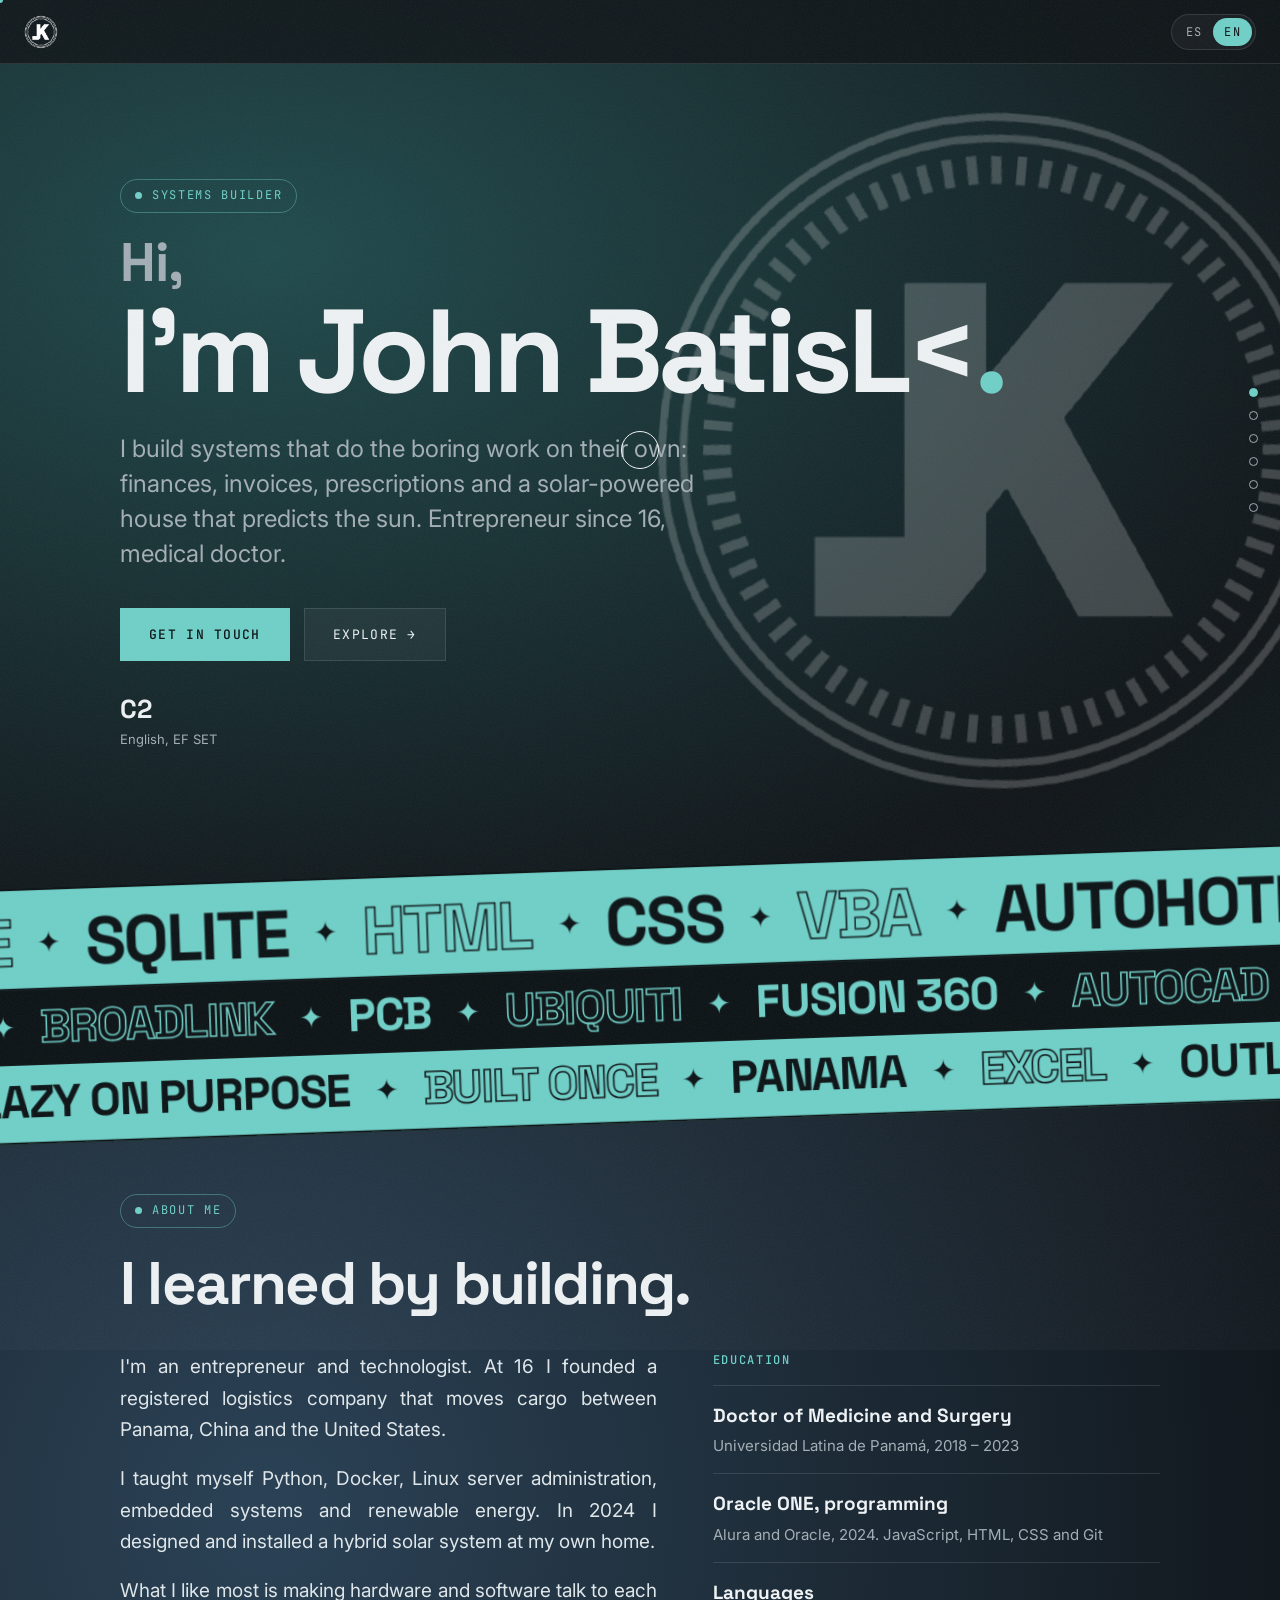
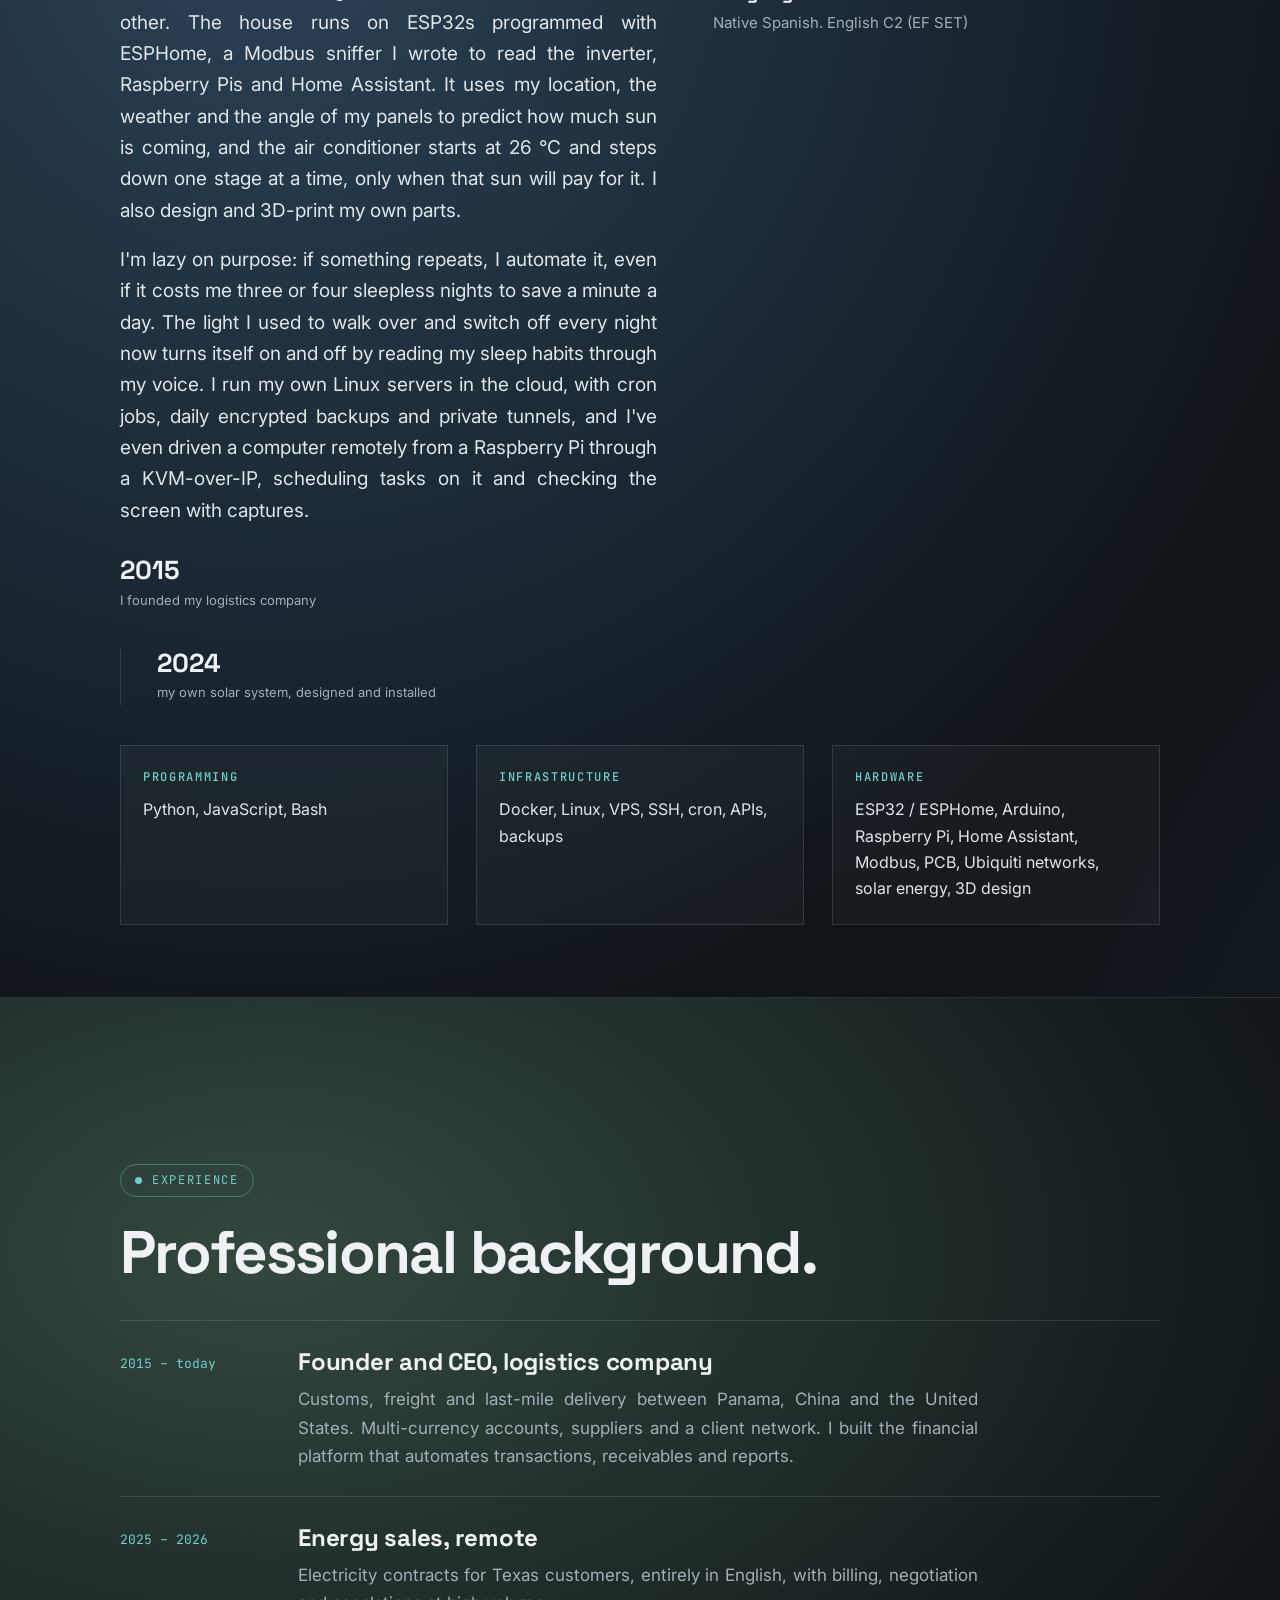
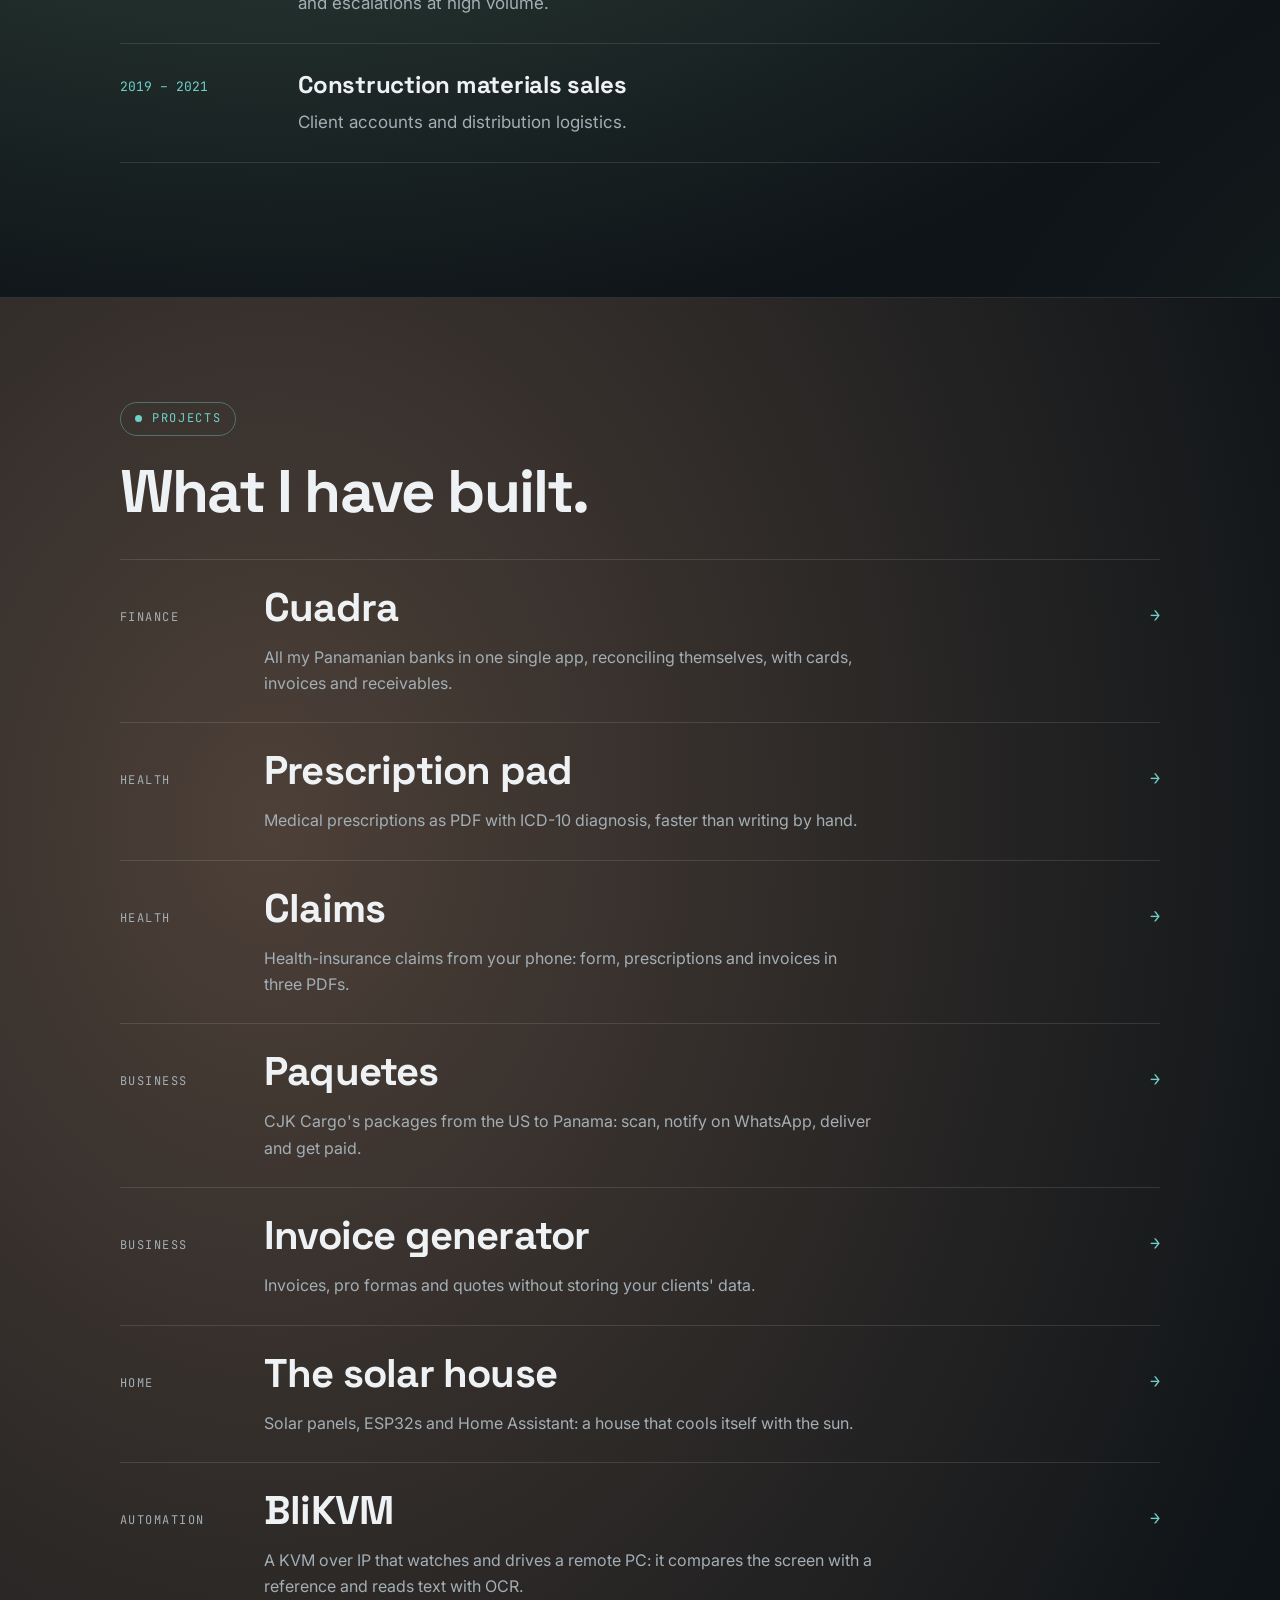
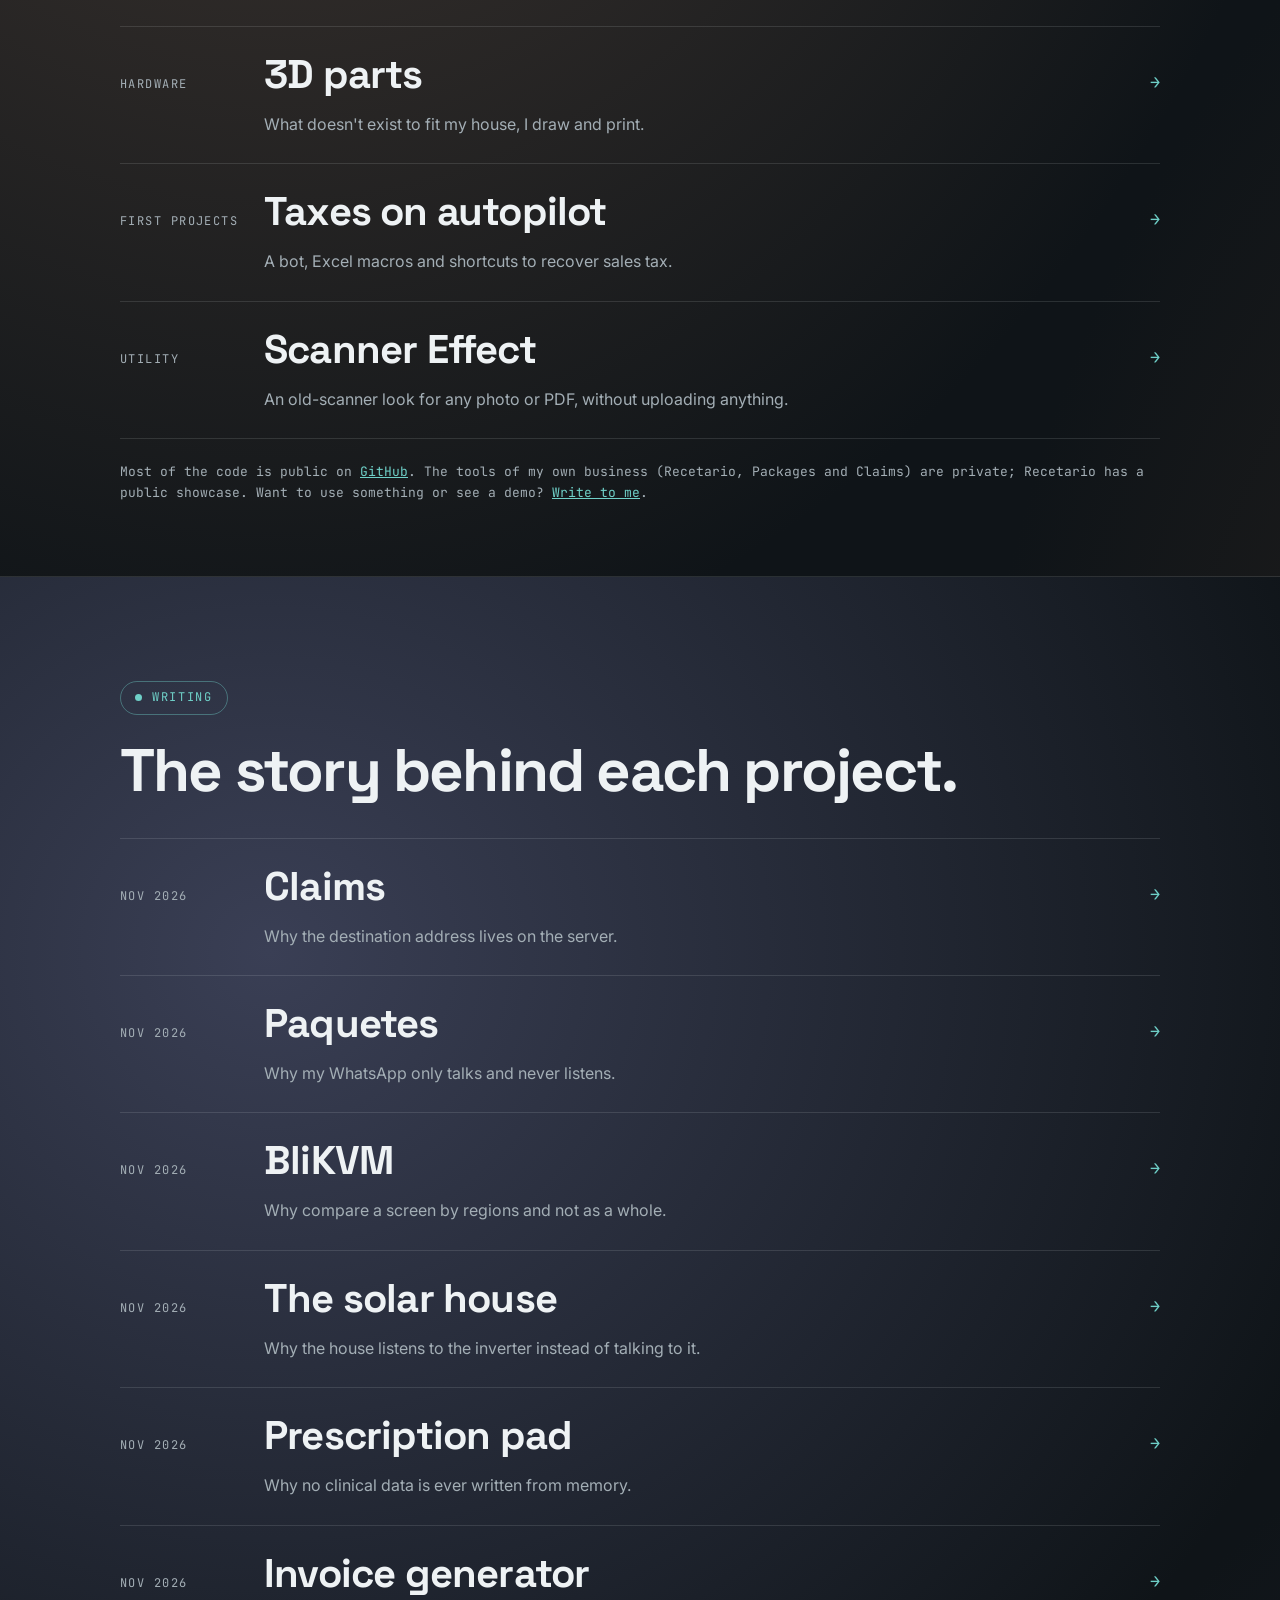
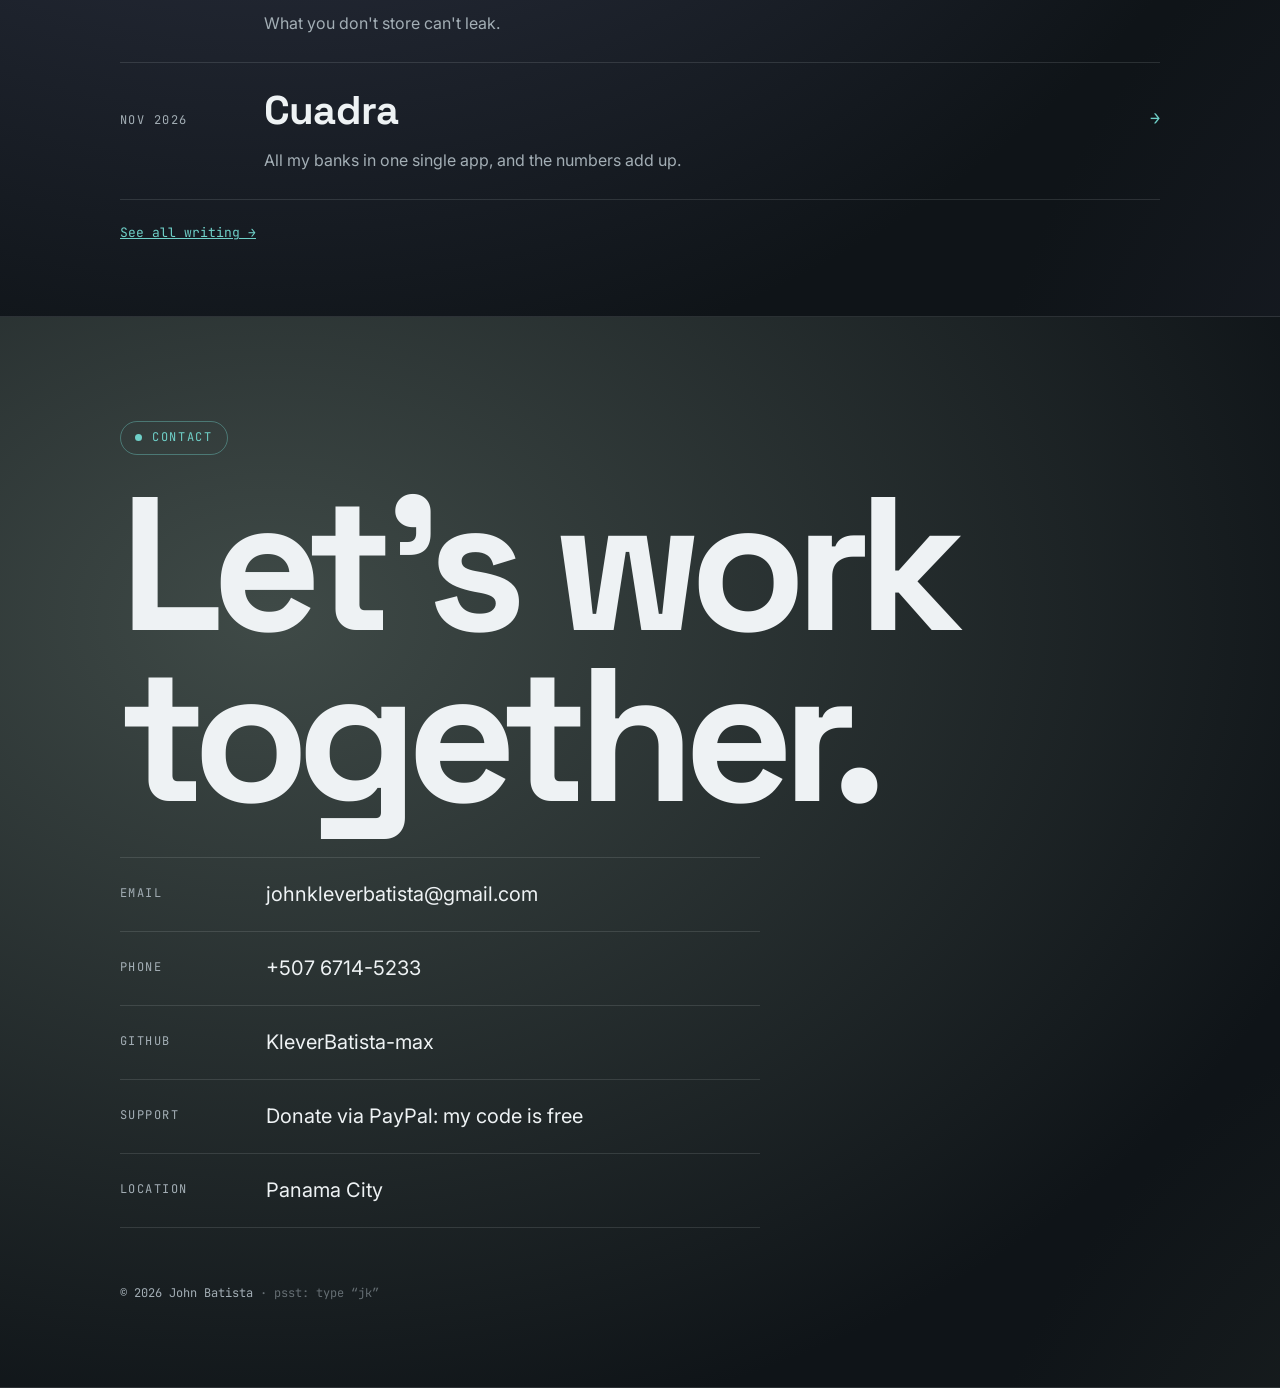
<file: index.html>
<!doctype html>
<html lang="es" data-en-title="John Batista · Systems builder">
<head>
<meta charset="utf-8">
<meta name="viewport" content="width=device-width, initial-scale=1">
<title>John Batista</title>
<meta name="description" content="Constructor de sistemas con título de Doctor en Medicina. Apps de finanzas, facturas y recetas, en Panamá. · Systems builder and medical doctor in Panama.">
<meta name="theme-color" content="#0f1418">
<link rel="icon" href="favicon.ico" sizes="any">
<link rel="icon" type="image/png" sizes="32x32" href="assets/favicon-32.png">
<link rel="icon" type="image/png" sizes="192x192" href="assets/icon-192.png">
<link rel="apple-touch-icon" href="assets/apple-touch-icon.png">
<link rel="manifest" href="site.webmanifest">
<link rel="preconnect" href="https://fonts.googleapis.com"><link rel="preconnect" href="https://fonts.gstatic.com" crossorigin>
<link rel="stylesheet" href="https://fonts.googleapis.com/css2?family=Inter:wght@400;500;600&family=Space+Grotesk:wght@500;700&family=JetBrains+Mono:wght@400;500&display=swap">
<link rel="stylesheet" href="assets/home.css?v=60">
<link rel="stylesheet" href="assets/fx.css?v=60">
<script>try{var l=localStorage.getItem('lang')||((navigator.language||'es').slice(0,2)==='es'?'es':'en');document.documentElement.lang=l;document.documentElement.classList.add('l-'+l)}catch(e){}</script>
</head>
<body>
<header class="top">
  <a class="brand" href="#inicio" aria-label="JK, inicio"><img src="assets/logo.png" alt="" width="34" height="34"></a>
  <button class="lang" type="button" aria-label="Cambiar idioma / Change language"><span data-l="es">ES</span><span data-l="en">EN</span></button>
</header>
<div class="dots" aria-hidden="true">
  <a href="#inicio" class="on"></a><a href="#sobre"></a><a href="#experiencia"></a><a href="#proyectos"></a><a href="#escritos"></a><a href="#contacto"></a>
</div>

<main>
<section class="panel" id="inicio">
  <div class="seal-art" aria-hidden="true"><img class="seal-ring" src="assets/seal-ring.png" alt=""><img class="seal-jk" src="assets/seal-jk.png" alt=""></div>
  <div class="inner">
    <span class="label" data-en="Systems builder">Constructor de sistemas</span>
    <h1><span data-en="Hi,">Hola,</span><b class="scramble" data-en="I'm John Batista">soy John Batista</b></h1>
    <p class="tag" data-en="I build systems that do the boring work on their own: finances, invoices, prescriptions and a solar-powered house that predicts the sun. Entrepreneur since 16, medical doctor.">Hago sistemas que hacen solos el trabajo aburrido: finanzas, facturas, recetas y una casa solar que predice el sol. Empresario desde los 16 años, doctor en medicina.</p>
    <div class="btns"><a class="btn main mag" href="#contacto" data-en="Get in touch">Contactar</a><a class="btn mag" href="#proyectos" data-en="Explore →">Explorar →</a></div>
    <div class="fact hero-fact"><b>C2</b><span data-en="English, EF SET">inglés, EF SET</span></div>
  </div>
  <p class="hint" aria-hidden="true" data-en="click anywhere ✦">haz clic donde sea ✦</p>
</section>

<div class="marquee" aria-hidden="true">
  <div class="row r1"><div class="track"><span>PYTHON</span><i>✦</i><span>JAVASCRIPT</span><i>✦</i><span>BASH</span><i>✦</i><span>DOCKER</span><i>✦</i><span>LINUX</span><i>✦</i><span>CRON</span><i>✦</i><span>SSH</span><i>✦</i><span>VPS</span><i>✦</i><span>APIS</span><i>✦</i><span>SELENIUM</span><i>✦</i><span>GIT</span><i>✦</i><span>TAILSCALE</span><i>✦</i><span>SQLITE</span><i>✦</i><span>HTML</span><i>✦</i><span>CSS</span><i>✦</i><span>VBA</span><i>✦</i><span>AUTOHOTKEY</span><i>✦</i><span data-en="ENCRYPTED BACKUPS">RESPALDOS CIFRADOS</span><i>✦</i><span data-en="SERVERS">SERVIDORES</span><i>✦</i><span data-en="AUTOMATE EVERYTHING">AUTOMATIZAR TODO</span><i>✦</i></div></div>
  <div class="row r2"><div class="track"><span>ESP32</span><i>✦</i><span>ESPHOME</span><i>✦</i><span>ARDUINO</span><i>✦</i><span>RASPBERRY PI</span><i>✦</i><span>HOME ASSISTANT</span><i>✦</i><span>MODBUS</span><i>✦</i><span>RS485</span><i>✦</i><span>ZIGBEE</span><i>✦</i><span>MQTT</span><i>✦</i><span>BROADLINK</span><i>✦</i><span>PCB</span><i>✦</i><span>UBIQUITI</span><i>✦</i><span>FUSION 360</span><i>✦</i><span>AUTOCAD</span><i>✦</i><span data-en="3D PRINTING">IMPRESIÓN 3D</span><i>✦</i><span data-en="SOLAR ENERGY">ENERGÍA SOLAR</span><i>✦</i><span data-en="INVERTERS">INVERSORES</span><i>✦</i><span data-en="BATTERIES">BATERÍAS</span><i>✦</i><span data-en="SENSORS">SENSORES</span><i>✦</i><span data-en="RELAYS">RELÉS</span><i>✦</i></div></div>
  <div class="row r3"><div class="track"><span data-en="MEDICINE">MEDICINA</span><i>✦</i><span data-en="LOGISTICS">LOGÍSTICA</span><i>✦</i><span data-en="CUSTOMS">ADUANA</span><i>✦</i><span data-en="FREIGHT">CARGA</span><i>✦</i><span data-en="INVOICES">FACTURAS</span><i>✦</i><span data-en="FINANCE">FINANZAS</span><i>✦</i><span data-en="PRESCRIPTIONS">RECETAS</span><i>✦</i><span>CIE-10</span><i>✦</i><span data-en="BANKS">BANCOS</span><i>✦</i><span data-en="RECEIVABLES">CUENTAS POR COBRAR</span><i>✦</i><span data-en="ENGLISH C2">INGLÉS C2</span><i>✦</i><span data-en="ENTREPRENEURSHIP">EMPRENDER</span><i>✦</i><span data-en="LAZY ON PURPOSE">VAGO A PROPÓSITO</span><i>✦</i><span data-en="BUILT ONCE">LO HAGO UNA VEZ</span><i>✦</i><span data-en="PANAMA">PANAMÁ</span><i>✦</i><span>EXCEL</span><i>✦</i><span>OUTLOOK</span><i>✦</i><span>AMAZON</span><i>✦</i><span>EBAY</span><i>✦</i><span>YAPPY</span><i>✦</i></div></div>
</div>

<section class="panel" id="sobre">
  <div class="inner">
    <span class="label" data-en="About me">Sobre mí</span>
    <h2 data-en="I learned by building.">Aprendí construyendo.</h2>
    <div class="cols">
      <div>
        <p data-en="I'm an entrepreneur and technologist. At 16 I founded a registered logistics company that moves cargo between Panama, China and the United States.">Soy emprendedor y tecnólogo. A los 16 años fundé una empresa de logística registrada que mueve carga entre Panamá, China y Estados Unidos.</p>
        <p data-en="I taught myself Python, Docker, Linux server administration, embedded systems and renewable energy. In 2024 I designed and installed a hybrid solar system at my own home.">Aprendí solo Python, Docker, administración de servidores Linux, sistemas embebidos y energía renovable. En 2024 diseñé e instalé yo mismo un sistema solar híbrido en mi casa.</p>
        <p data-en="What I like most is making hardware and software talk to each other. The house runs on ESP32s programmed with ESPHome, a Modbus sniffer I wrote to read the inverter, Raspberry Pis and Home Assistant. It uses my location, the weather and the angle of my panels to predict how much sun is coming, and the air conditioner starts at 26 °C and steps down one stage at a time, only when that sun will pay for it. I also design and 3D-print my own parts.">Lo que más me gusta es que el hardware y el software se hablen. La casa funciona con ESP32 programados con ESPHome, un sniffer Modbus que escribí para leer el inversor, Raspberry Pi y Home Assistant. Usa mi ubicación, el clima y el ángulo de mis paneles para predecir cuánto sol va a haber, y el aire acondicionado arranca en 26 °C y baja escalonado, una etapa a la vez, solo cuando ese sol lo va a pagar. También diseño e imprimo mis propias piezas en 3D.</p>
        <p data-en="I'm lazy on purpose: if something repeats, I automate it, even if it costs me three or four sleepless nights to save a minute a day. The light I used to walk over and switch off every night now turns itself on and off by reading my sleep habits through my voice. I run my own Linux servers in the cloud, with cron jobs, daily encrypted backups and private tunnels, and I've even driven a computer remotely from a Raspberry Pi through a KVM-over-IP, scheduling tasks on it and checking the screen with captures.">Soy vago a propósito: si algo se repite, lo automatizo, aunque me cueste tres o cuatro noches sin dormir para ahorrar un minuto al día. El foco que antes caminaba a apagar cada noche ahora se prende y se apaga solo, leyendo mis hábitos de sueño con la voz. Administro mis propios servidores Linux en la nube, con cron, respaldos cifrados diarios y túneles privados, y hasta he manejado una computadora a distancia desde una Raspberry Pi con un KVM por IP, programando tareas y verificando la pantalla con capturas.</p>
        <div class="stats">
          <div class="fact"><b>2015</b><span data-en="I founded my logistics company">fundé mi empresa de logística</span></div>
          <div class="fact"><b>2024</b><span data-en="my own solar system, designed and installed">mi propio sistema solar, diseñado e instalado</span></div>
        </div>
      </div>
      <div class="side">
        <h3 data-en="Education">Formación</h3>
        <div><b data-en="Doctor of Medicine and Surgery">Doctor en Medicina y Cirugía</b><span data-en="Universidad Latina de Panamá, 2018 – 2023">Universidad Latina de Panamá, 2018 – 2023</span></div>
        <div><b data-en="Oracle ONE, programming">Oracle ONE, programación</b><span data-en="Alura and Oracle, 2024. JavaScript, HTML, CSS and Git">Alura y Oracle, 2024. JavaScript, HTML, CSS y Git</span></div>
        <div><b data-en="Languages">Idiomas</b><span data-en="Native Spanish. English C2 (EF SET)">Español nativo. Inglés C2 (EF SET)</span></div>
      </div>
    </div>
    <div class="skills">
      <div class="tilt"><h3 data-en="Programming">Programación</h3><p>Python, JavaScript, Bash</p></div>
      <div class="tilt"><h3 data-en="Infrastructure">Infraestructura</h3><p>Docker, Linux, VPS, SSH, cron, APIs, backups</p></div>
      <div class="tilt"><h3>Hardware</h3><p data-en="ESP32 / ESPHome, Arduino, Raspberry Pi, Home Assistant, Modbus, PCB, Ubiquiti networks, solar energy, 3D design">ESP32 / ESPHome, Arduino, Raspberry Pi, Home Assistant, Modbus, PCB, redes Ubiquiti, energía solar, diseño 3D</p></div>
    </div>
  </div>
</section>

<section class="panel" id="experiencia">
  <div class="inner">
    <span class="label" data-en="Experience">Experiencia</span>
    <h2 data-en="Professional background.">Trayectoria profesional.</h2>
    <div class="tl">
      <div class="e"><div class="w" data-en="2015 – today">2015 – hoy</div><div><b data-en="Founder and CEO, logistics company">Fundador y CEO, empresa de logística</b><p data-en="Customs, freight and last-mile delivery between Panama, China and the United States. Multi-currency accounts, suppliers and a client network. I built the financial platform that automates transactions, receivables and reports.">Aduana, flete y entrega final entre Panamá, China y Estados Unidos. Cuentas en varias monedas, proveedores y una red de clientes. Desarrollé la plataforma financiera que automatiza transacciones, cuentas por cobrar y reportes.</p></div></div>
      <div class="e"><div class="w">2025 – 2026</div><div><b data-en="Energy sales, remote">Ventas de energía, remoto</b><p data-en="Electricity contracts for Texas customers, entirely in English, with billing, negotiation and escalations at high volume.">Contratos de electricidad para clientes de Texas, todo en inglés, con facturación, negociación y escalamientos en alto volumen.</p></div></div>
      <div class="e"><div class="w">2019 – 2021</div><div><b data-en="Construction materials sales">Ventas de materiales de construcción</b><p data-en="Client accounts and distribution logistics.">Cuentas de clientes y logística de distribución.</p></div></div>
    </div>
  </div>
</section>

<section class="panel" id="proyectos">
  <div class="inner">
    <span class="label" data-en="Projects">Proyectos</span>
    <h2 data-en="What I have built.">Lo que he construido.</h2>
    <div class="big">
      <a class="item" href="blog/cuadra.html"><span class="k" data-en="FINANCE">FINANZAS</span><span class="t glitch" data-text="Cuadra">Cuadra</span><span class="go">→</span><span class="d" data-en="All my Panamanian banks in one single app, reconciling themselves, with cards, invoices and receivables.">Todos mis bancos de Panamá en una sola app, cuadrando solos, con tarjetas, facturas y cuentas por cobrar.</span></a>
      <a class="item" href="blog/recetario.html"><span class="k" data-en="HEALTH">SALUD</span><span class="t glitch" data-text="Recetario" data-en="Prescription pad">Recetario</span><span class="go">→</span><span class="d" data-en="Medical prescriptions as PDF with ICD-10 diagnosis, faster than writing by hand.">Recetas médicas en PDF con diagnóstico CIE-10, más rápidas que a mano.</span></a>
      <a class="item" href="blog/reclamos.html"><span class="k" data-en="HEALTH">SALUD</span><span class="t glitch" data-text="Reclamos" data-en="Claims">Reclamos</span><span class="go">→</span><span class="d" data-en="Health-insurance claims from your phone: form, prescriptions and invoices in three PDFs.">Reclamos de seguro médico desde el teléfono: formulario, recetas y facturas en tres PDF.</span></a>
      <a class="item" href="blog/paquetes.html"><span class="k" data-en="BUSINESS">NEGOCIO</span><span class="t glitch" data-text="Paquetes">Paquetes</span><span class="go">→</span><span class="d" data-en="CJK Cargo's packages from the US to Panama: scan, notify on WhatsApp, deliver and get paid.">Paquetes de CJK Cargo, de Estados Unidos a Panamá: escanear, avisar por WhatsApp, entregar y cobrar.</span></a>
      <a class="item" href="blog/facturas.html"><span class="k" data-en="BUSINESS">NEGOCIO</span><span class="t glitch" data-text="Generador de facturas" data-en="Invoice generator">Generador de facturas</span><span class="go">→</span><span class="d" data-en="Invoices, pro formas and quotes without storing your clients' data.">Facturas, proformas y cotizaciones sin guardar los datos de tus clientes.</span></a>
      <a class="item" href="blog/casa-solar.html"><span class="k" data-en="HOME">CASA</span><span class="t glitch" data-text="La casa solar" data-en="The solar house">La casa solar</span><span class="go">→</span><span class="d" data-en="Solar panels, ESP32s and Home Assistant: a house that cools itself with the sun.">Paneles solares, ESP32 y Home Assistant: una casa que se enfría con el sol.</span></a>
      <a class="item" href="blog/blikvm.html"><span class="k" data-en="AUTOMATION">AUTOMATIZACIÓN</span><span class="t glitch" data-text="BliKVM">BliKVM</span><span class="go">→</span><span class="d" data-en="A KVM over IP that watches and drives a remote PC: it compares the screen with a reference and reads text with OCR.">Un KVM por IP que vigila y maneja un PC remoto: compara la pantalla con una referencia y lee texto con OCR.</span></a>
      <a class="item" href="blog/piezas-3d.html"><span class="k" data-en="HARDWARE">HARDWARE</span><span class="t glitch" data-text="Piezas 3D" data-en="3D parts">Piezas 3D</span><span class="go">→</span><span class="d" data-en="What doesn't exist to fit my house, I draw and print.">Lo que no existe a la medida de mi casa, lo dibujo y lo imprimo.</span></a>
      <a class="item" href="blog/tax-refund.html"><span class="k" data-en="FIRST PROJECTS">PRIMEROS PROYECTOS</span><span class="t glitch" data-text="Impuestos en automático" data-en="Taxes on autopilot">Impuestos en automático</span><span class="go">→</span><span class="d" data-en="A bot, Excel macros and shortcuts to recover sales tax.">Un bot, macros de Excel y atajos para recuperar impuestos de ventas.</span></a>
      <a class="item" href="blog/scanner.html"><span class="k" data-en="UTILITY">UTILIDAD</span><span class="t glitch" data-text="Scanner Effect">Scanner Effect</span><span class="go">→</span><span class="d" data-en="An old-scanner look for any photo or PDF, without uploading anything.">Efecto de escáner viejo para cualquier foto o PDF, sin subir nada.</span></a>
    </div>
    <p class="code" data-en='Most of the code is public on <a href="https://github.com/KleverBatista-max" rel="noopener">GitHub</a>. The tools of my own business (Recetario, Packages and Claims) are private; Recetario has a public showcase. Want to use something or see a demo? <a href="#contacto">Write to me</a>.'>La mayor parte del código es pública en <a href="https://github.com/KleverBatista-max" rel="noopener">GitHub</a>. Las herramientas de mi propio negocio (Recetario, Paquetes y Reclamos) son privadas; del Recetario hay una vitrina pública. ¿Quieres usar algo o ver una demostración? <a href="#contacto">Escríbeme</a>.</p>
  </div>
</section>

<section class="panel" id="escritos">
  <div class="inner">
    <span class="label" data-en="Writing">Escritos</span>
    <h2 data-en="The story behind each project.">La historia detrás de cada proyecto.</h2>
    <div class="big">
      <a class="item" href="blog/reclamos.html"><span class="k">NOV 2026</span><span class="t glitch" data-text="Reclamos" data-en="Claims">Reclamos</span><span class="go">→</span><span class="d" data-en="Why the destination address lives on the server.">Por qué la dirección de destino vive en el servidor.</span></a>
      <a class="item" href="blog/paquetes.html"><span class="k">NOV 2026</span><span class="t glitch" data-text="Paquetes">Paquetes</span><span class="go">→</span><span class="d" data-en="Why my WhatsApp only talks and never listens.">Por qué mi WhatsApp solo habla y nunca escucha.</span></a>
      <a class="item" href="blog/blikvm.html"><span class="k">NOV 2026</span><span class="t glitch" data-text="BliKVM">BliKVM</span><span class="go">→</span><span class="d" data-en="Why compare a screen by regions and not as a whole.">Por qué comparar una pantalla por regiones y no entera.</span></a>
      <a class="item" href="blog/casa-solar.html"><span class="k">NOV 2026</span><span class="t glitch" data-text="La casa solar" data-en="The solar house">La casa solar</span><span class="go">→</span><span class="d" data-en="Why the house listens to the inverter instead of talking to it.">Por qué la casa escucha al inversor en vez de hablarle.</span></a>
      <a class="item" href="blog/recetario.html"><span class="k">NOV 2026</span><span class="t glitch" data-text="Recetario" data-en="Prescription pad">Recetario</span><span class="go">→</span><span class="d" data-en="Why no clinical data is ever written from memory.">Por qué ningún dato clínico se escribe de memoria.</span></a>
      <a class="item" href="blog/facturas.html"><span class="k">NOV 2026</span><span class="t glitch" data-text="Generador de facturas" data-en="Invoice generator">Generador de facturas</span><span class="go">→</span><span class="d" data-en="What you don't store can't leak.">Lo que no guardas no se puede filtrar.</span></a>
      <a class="item" href="blog/cuadra.html"><span class="k">NOV 2026</span><span class="t glitch" data-text="Cuadra">Cuadra</span><span class="go">→</span><span class="d" data-en="All my banks in one single app, and the numbers add up.">Todos mis bancos en una sola app, y las cuentas cuadran.</span></a>
    </div>
    <p class="code"><a href="blog/" data-en="See all writing →">Ver todos los escritos →</a></p>
  </div>
</section>

<section class="panel" id="contacto">
  <div class="inner">
    <span class="label" data-en="Contact">Contacto</span>
    <h2 class="huge" data-en="Let's work together.">Trabajemos juntos.</h2>
    <dl class="contact">
      <a class="mag-row" href="mailto:johnkleverbatista@gmail.com"><dt data-en="Email">Correo</dt><dd>johnkleverbatista@gmail.com</dd></a>
      <a class="mag-row" href="tel:+50767145233"><dt data-en="Phone">Teléfono</dt><dd>+507 6714-5233</dd></a>
      <a class="mag-row" href="https://github.com/KleverBatista-max"><dt>GitHub</dt><dd>KleverBatista-max</dd></a>
      <a class="mag-row" href="https://www.paypal.com/donate/?business=johnkleverbatista%40hotmail.com&no_recurring=0&currency_code=USD" rel="noopener"><dt data-en="Support">Apoyar</dt><dd data-en="Donate via PayPal: my code is free">Dona por PayPal: mi código es gratis</dd></a>
      <div><dt data-en="Location">Ubicación</dt><dd data-en="Panama City">Ciudad de Panamá</dd></div>
    </dl>
    <p class="foot">© 2026 John Batista <span class="egg" data-en="· psst: type “jk”">· psst: escribe «jk»</span></p>
  </div>
</section>
</main>

<script>
(function () {
  var dots = document.querySelectorAll('.dots a');
  var panels = document.querySelectorAll('.panel');
  if (!('IntersectionObserver' in window)) return;
  var io = new IntersectionObserver(function (es) {
    es.forEach(function (e) {
      if (e.isIntersecting) {
        dots.forEach(function (d) { d.classList.toggle('on', d.getAttribute('href') === '#' + e.target.id); });
      }
    });
  }, { threshold: 0.5 });
  panels.forEach(function (p) { io.observe(p); });
})();
</script>
<script src="assets/fx.js?v=60"></script>
</body>
</html>
</file>
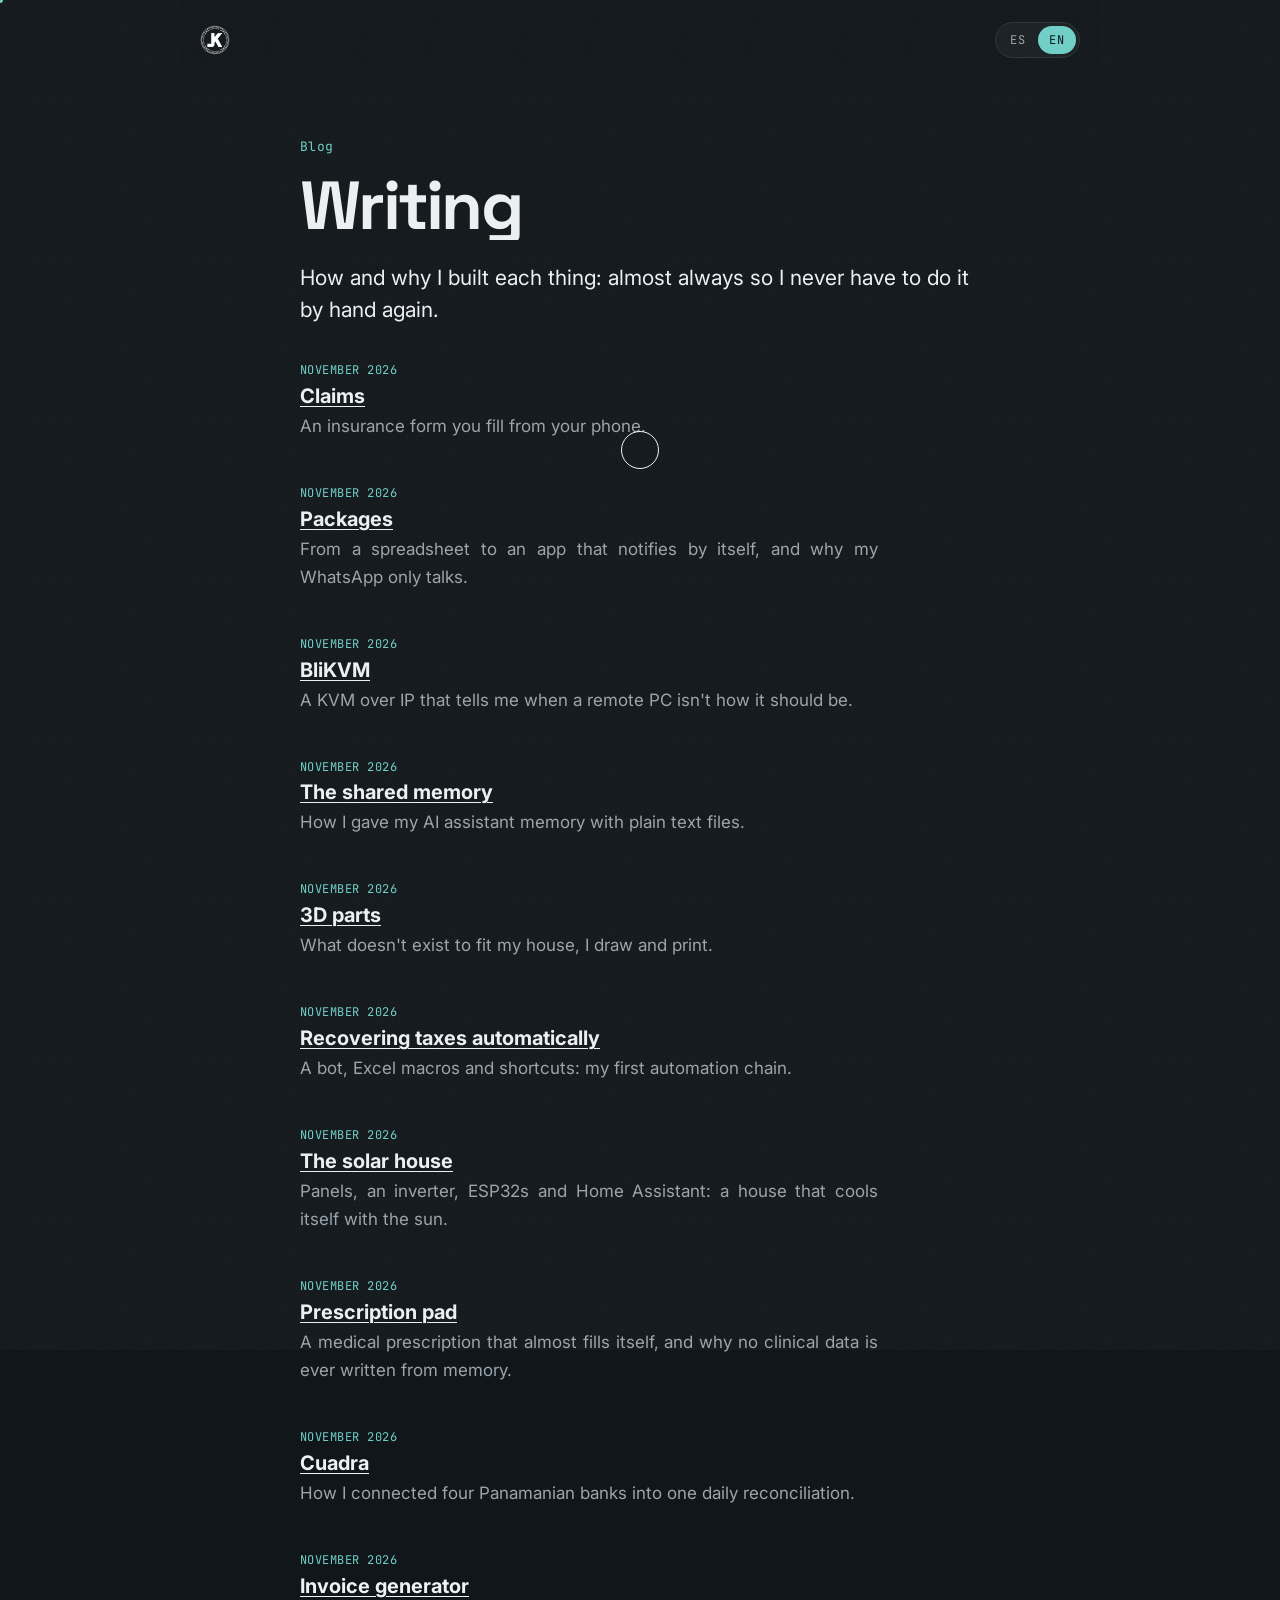
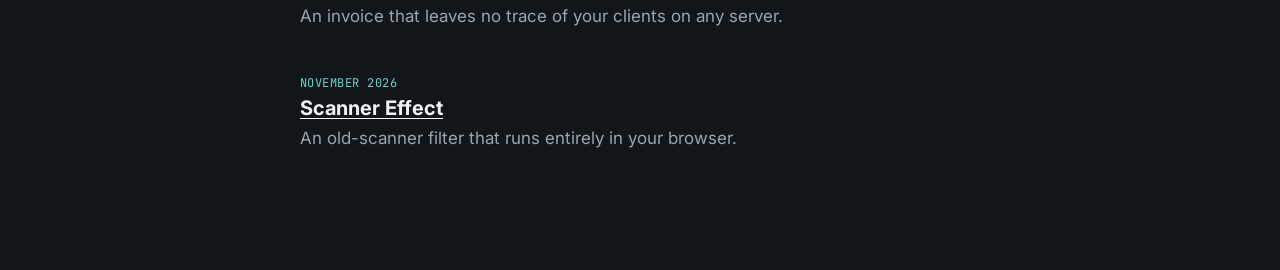
<file: blog/index.html>
<!doctype html>
<html lang="es" data-en-title="Writing · John Batista"><head><meta charset="utf-8"><meta name="viewport" content="width=device-width, initial-scale=1">
<title>Blog · John Batista</title>
<meta name="description" content="Notas sobre los sistemas que construyo.">
<meta name="theme-color" content="#0f1418">
<link rel="icon" href="../favicon.ico" sizes="any">
<link rel="icon" type="image/png" sizes="32x32" href="../assets/favicon-32.png">
<link rel="icon" type="image/png" sizes="192x192" href="../assets/icon-192.png">
<link rel="apple-touch-icon" href="../assets/apple-touch-icon.png">
<link rel="manifest" href="../site.webmanifest">
<link rel="preconnect" href="https://fonts.googleapis.com"><link rel="preconnect" href="https://fonts.gstatic.com" crossorigin>
<link rel="stylesheet" href="https://fonts.googleapis.com/css2?family=Inter:wght@400;500;600&family=Space+Grotesk:wght@500;700&family=JetBrains+Mono:wght@400;500&display=swap">
<link rel="stylesheet" href="../assets/style.css">
<link rel="stylesheet" href="../assets/fx.css">
<script>try{var l=localStorage.getItem('lang')||((navigator.language||'es').slice(0,2)==='es'?'es':'en');document.documentElement.lang=l;document.documentElement.classList.add('l-'+l)}catch(e){}</script>
</head>
<body><div class="page">
<div class="bar"><a class="brand" href="../" aria-label="JK, inicio"><img class="seal" src="../assets/logo.png" alt="" width="30" height="30"></a><button class="lang" type="button" aria-label="Cambiar idioma / Change language"><span data-l="es">ES</span><span data-l="en">EN</span></button></div>
<main class="post" lang="es"><div class="meta">Blog</div><h1>Escritos</h1><p class="lede">Cómo y por qué construí cada cosa: casi siempre, para no tener que hacerla a mano otra vez.</p>
<ul class="list" style="margin-top:36px">
<li><small>NOVIEMBRE 2026</small><a href="reclamos.html">Reclamos</a><span>Un formulario de seguro que se llena desde el teléfono.</span></li>
<li><small>NOVIEMBRE 2026</small><a href="paquetes.html">Paquetes</a><span>De un Excel a una app que avisa sola, y por qué mi WhatsApp solo habla.</span></li>
<li><small>NOVIEMBRE 2026</small><a href="blikvm.html">BliKVM</a><span>Un KVM por IP que me avisa si un PC remoto no está como debe.</span></li>
<li><small>NOVIEMBRE 2026</small><a href="memoria.html">La memoria compartida</a><span>Cómo le di memoria a mi asistente de IA con simples archivos de texto.</span></li>
<li><small>NOVIEMBRE 2026</small><a href="piezas-3d.html">Piezas 3D</a><span>Lo que no existe a la medida de mi casa, lo dibujo y lo imprimo.</span></li>
<li><small>NOVIEMBRE 2026</small><a href="tax-refund.html">Recuperar impuestos en automático</a><span>Un bot, macros de Excel y atajos: mi primera cadena de automatización.</span></li>
<li><small>NOVIEMBRE 2026</small><a href="casa-solar.html">La casa solar</a><span>Paneles, un inversor, ESP32 y Home Assistant: una casa que enfría con el sol.</span></li>
<li><small>NOVIEMBRE 2026</small><a href="recetario.html">Recetario</a><span>Una receta médica que se completa casi sola, y por qué ningún dato clínico se escribe de memoria.</span></li>
<li><small>NOVIEMBRE 2026</small><a href="cuadra.html">Cuadra</a><span>Cómo conecté cuatro bancos de Panamá en un solo cuadre diario.</span></li>
<li><small>NOVIEMBRE 2026</small><a href="facturas.html">Generador de facturas</a><span>Una factura sin rastro de tus clientes en ningún servidor.</span></li>
<li><small>NOVIEMBRE 2026</small><a href="scanner.html">Scanner Effect</a><span>Un filtro de escáner viejo que corre entero en tu navegador.</span></li>
</ul></main>
<main class="post" lang="en"><div class="meta">Blog</div><h1>Writing</h1><p class="lede">How and why I built each thing: almost always so I never have to do it by hand again.</p>
<ul class="list" style="margin-top:36px">
<li><small>NOVEMBER 2026</small><a href="reclamos.html">Claims</a><span>An insurance form you fill from your phone.</span></li>
<li><small>NOVEMBER 2026</small><a href="paquetes.html">Packages</a><span>From a spreadsheet to an app that notifies by itself, and why my WhatsApp only talks.</span></li>
<li><small>NOVEMBER 2026</small><a href="blikvm.html">BliKVM</a><span>A KVM over IP that tells me when a remote PC isn't how it should be.</span></li>
<li><small>NOVEMBER 2026</small><a href="memoria.html">The shared memory</a><span>How I gave my AI assistant memory with plain text files.</span></li>
<li><small>NOVEMBER 2026</small><a href="piezas-3d.html">3D parts</a><span>What doesn't exist to fit my house, I draw and print.</span></li>
<li><small>NOVEMBER 2026</small><a href="tax-refund.html">Recovering taxes automatically</a><span>A bot, Excel macros and shortcuts: my first automation chain.</span></li>
<li><small>NOVEMBER 2026</small><a href="casa-solar.html">The solar house</a><span>Panels, an inverter, ESP32s and Home Assistant: a house that cools itself with the sun.</span></li>
<li><small>NOVEMBER 2026</small><a href="recetario.html">Prescription pad</a><span>A medical prescription that almost fills itself, and why no clinical data is ever written from memory.</span></li>
<li><small>NOVEMBER 2026</small><a href="cuadra.html">Cuadra</a><span>How I connected four Panamanian banks into one daily reconciliation.</span></li>
<li><small>NOVEMBER 2026</small><a href="facturas.html">Invoice generator</a><span>An invoice that leaves no trace of your clients on any server.</span></li>
<li><small>NOVEMBER 2026</small><a href="scanner.html">Scanner Effect</a><span>An old-scanner filter that runs entirely in your browser.</span></li>
</ul></main></div><script src="../assets/fx.js"></script>
</body></html>
</file>
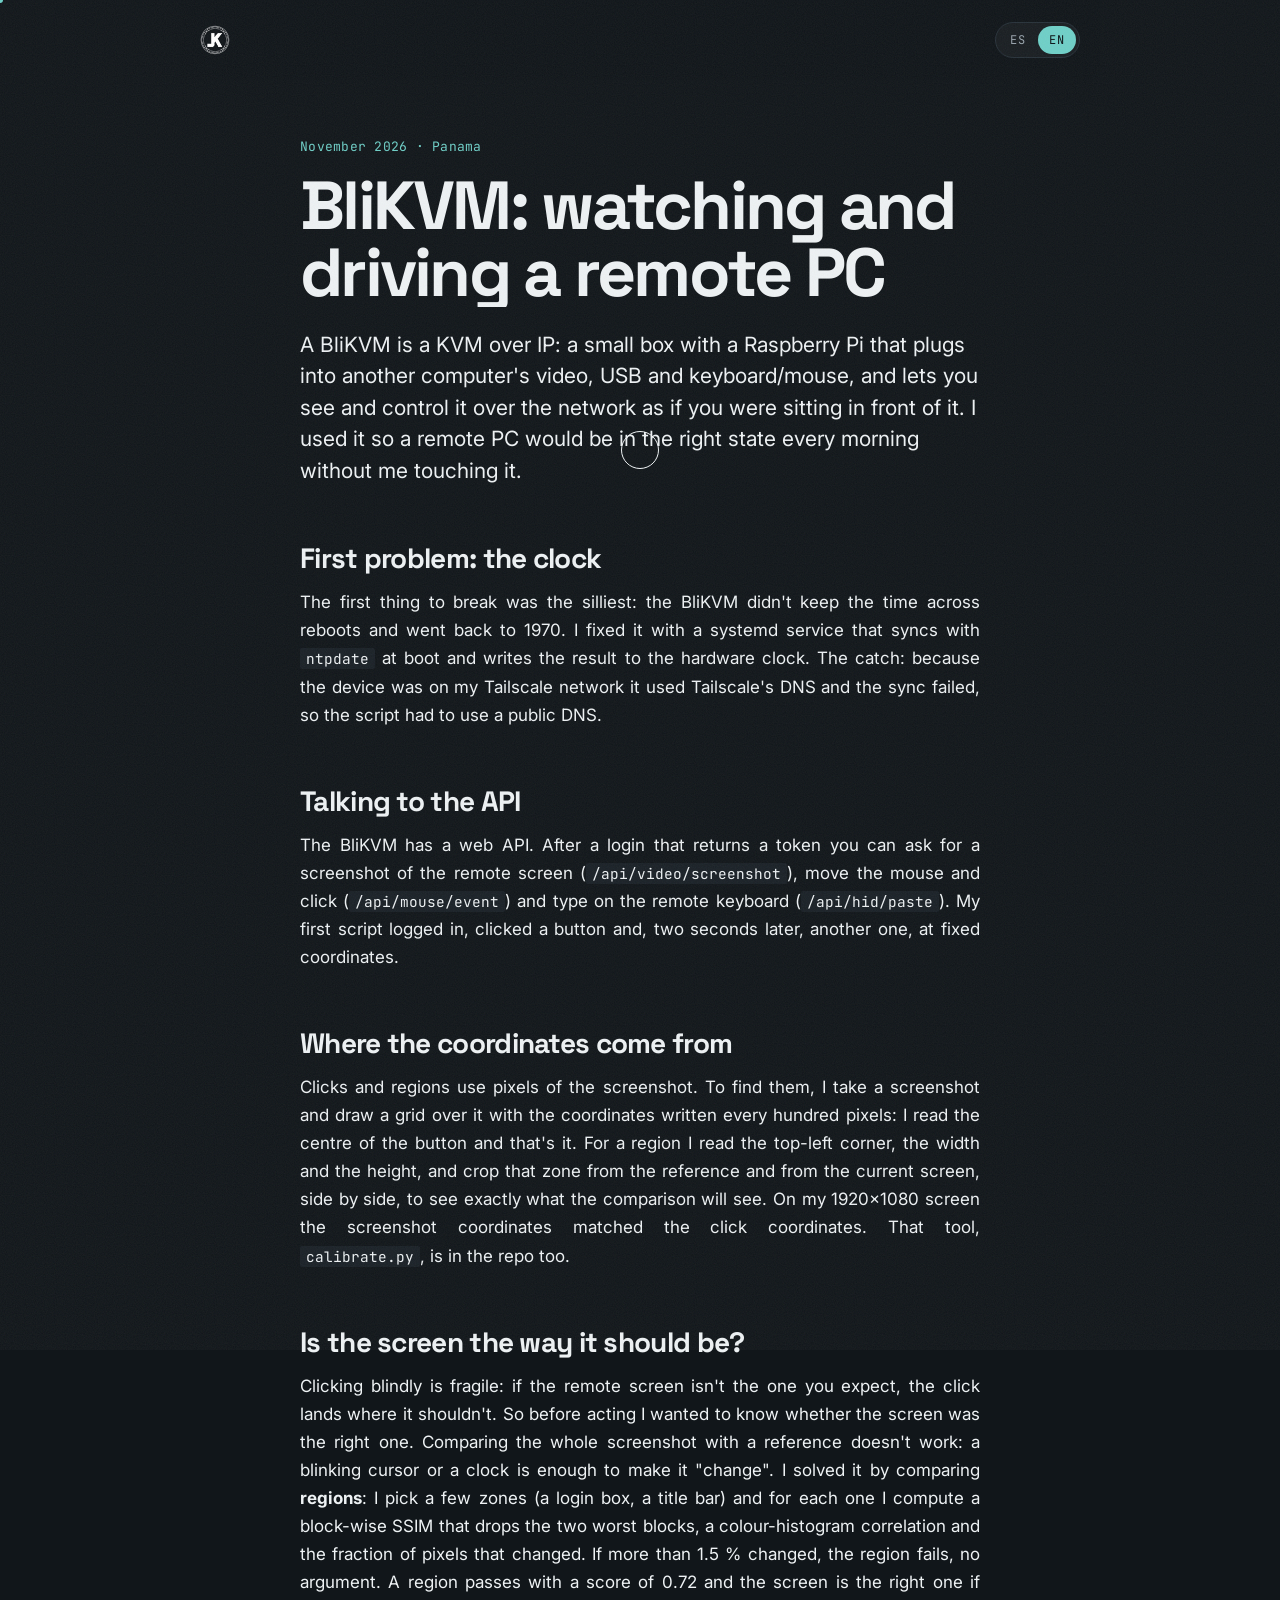
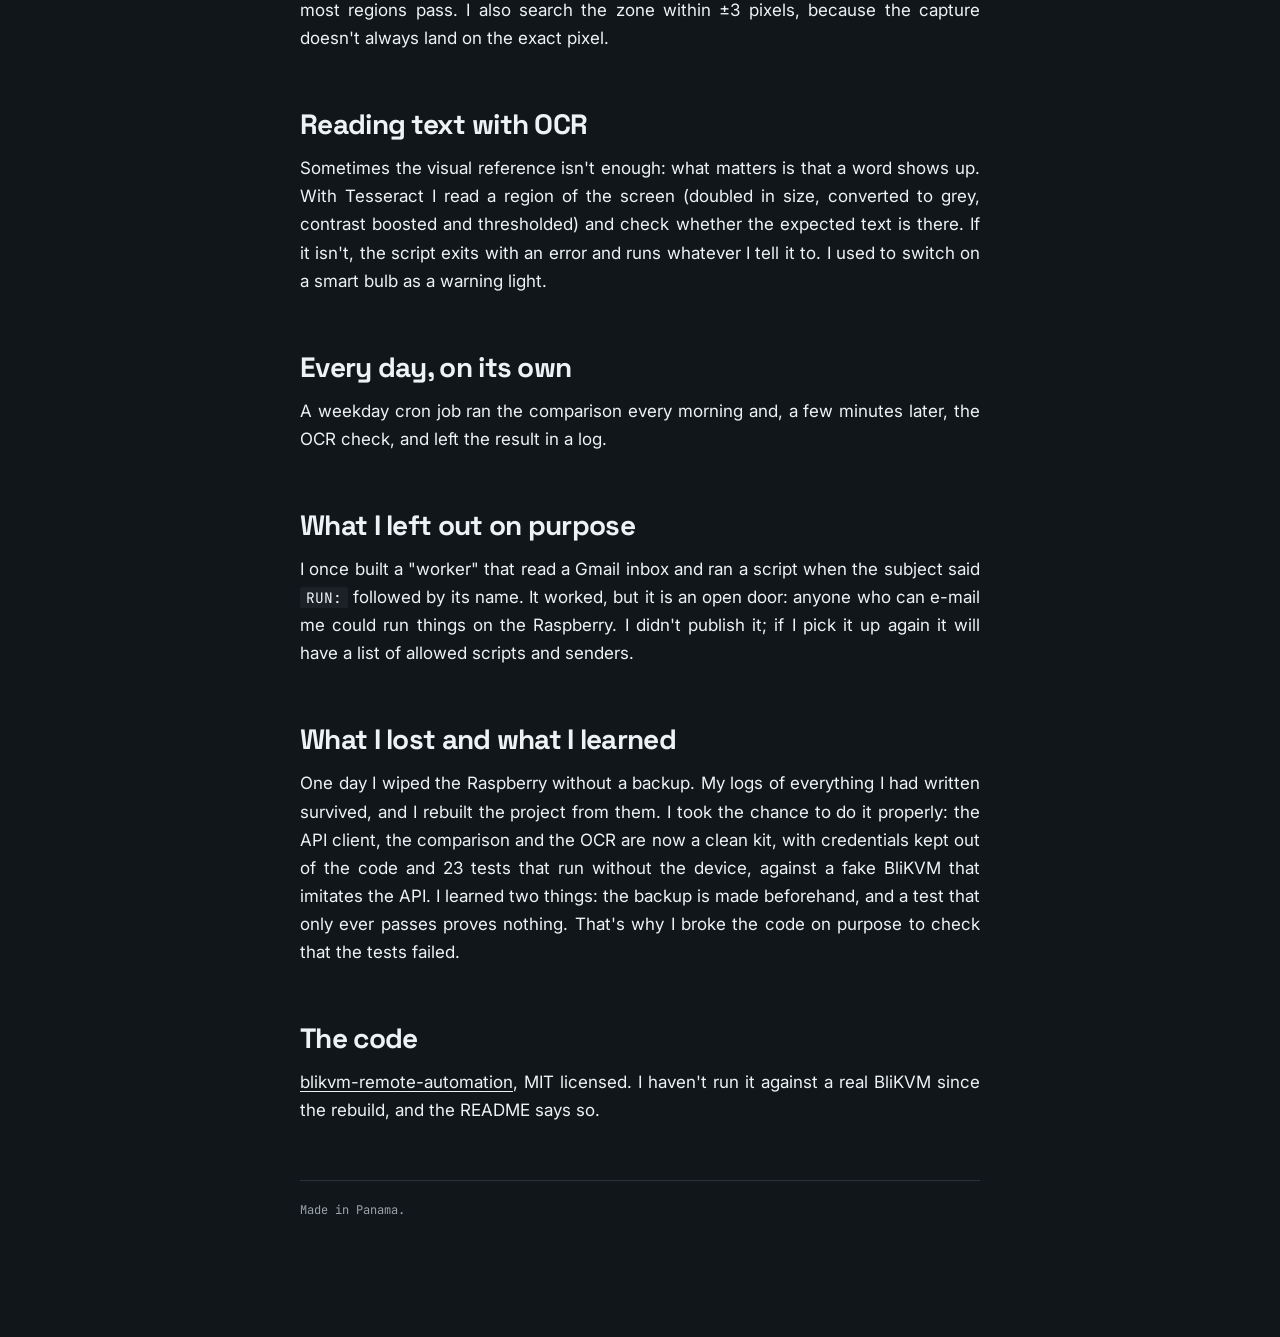
<file: blog/blikvm.html>
<!doctype html>
<html lang="es" data-en-title="BliKVM · John Batista"><head><meta charset="utf-8"><meta name="viewport" content="width=device-width, initial-scale=1">
<title>BliKVM · John Batista</title>
<meta name="description" content="Un KVM por IP que vigila y maneja un PC remoto: compara la pantalla con una referencia y lee texto con OCR.">
<meta name="theme-color" content="#0f1418">
<link rel="icon" href="../favicon.ico" sizes="any">
<link rel="icon" type="image/png" sizes="32x32" href="../assets/favicon-32.png">
<link rel="icon" type="image/png" sizes="192x192" href="../assets/icon-192.png">
<link rel="apple-touch-icon" href="../assets/apple-touch-icon.png">
<link rel="manifest" href="../site.webmanifest">
<link rel="preconnect" href="https://fonts.googleapis.com"><link rel="preconnect" href="https://fonts.gstatic.com" crossorigin>
<link rel="stylesheet" href="https://fonts.googleapis.com/css2?family=Inter:wght@400;500;600&family=Space+Grotesk:wght@500;700&family=JetBrains+Mono:wght@400;500&display=swap">
<link rel="stylesheet" href="../assets/style.css">
<link rel="stylesheet" href="../assets/fx.css">
<script>try{var l=localStorage.getItem('lang')||((navigator.language||'es').slice(0,2)==='es'?'es':'en');document.documentElement.lang=l;document.documentElement.classList.add('l-'+l)}catch(e){}</script>
</head>
<body><div class="page">
<div class="bar"><a class="brand" href="../" aria-label="JK, inicio"><img class="seal" src="../assets/logo.png" alt="" width="30" height="30"></a><button class="lang" type="button" aria-label="Cambiar idioma / Change language"><span data-l="es">ES</span><span data-l="en">EN</span></button></div>
<main class="post" lang="es">
  <div class="meta">Noviembre 2026 · Panamá</div>
  <h1>BliKVM: vigilar y manejar un PC remoto</h1>
  <p class="lede">Un BliKVM es un KVM por IP: una cajita con una Raspberry Pi que se conecta al video, al USB y al teclado y ratón de otra computadora, y te deja verla y manejarla por la red como si estuvieras sentado frente a ella. Lo usé para que un PC remoto estuviera en el estado correcto cada mañana sin que yo tuviera que tocarlo.</p>

  <h2>Primer problema: la hora</h2>
  <p>Lo primero que falló fue lo más tonto: el BliKVM no conservaba la hora al reiniciarse y volvía a 1970. Lo arreglé con un servicio de systemd que sincroniza con <code>ntpdate</code> al arrancar y escribe el resultado en el reloj de hardware. La trampa: como el aparato estaba en mi red Tailscale, usaba el DNS de Tailscale y la sincronización fallaba; el script tuvo que usar un DNS público.</p>

  <h2>Hablarle a la API</h2>
  <p>El BliKVM tiene una API web. Con un inicio de sesión que devuelve un token se puede pedir una captura de la pantalla remota (<code>/api/video/screenshot</code>), mover el ratón y hacer clic (<code>/api/mouse/event</code>) y escribir texto en el teclado remoto (<code>/api/hid/paste</code>). Mi primer script entraba, hacía clic en un botón y, dos segundos después, en otro, en coordenadas fijas.</p>

    <h2>De dónde salen las coordenadas</h2>
  <p>Los clics y las regiones usan píxeles de la captura. Para saber cuáles, saco una captura y le dibujo encima una cuadrícula con las coordenadas escritas cada cien píxeles: leo el centro del botón y listo. Para una región leo la esquina superior izquierda, el ancho y el alto, y recorto esa zona de la referencia y de la pantalla actual, una al lado de la otra, para ver exactamente lo que va a ver el comparador. En mi pantalla de 1920×1080 las coordenadas de la captura coincidían con las del clic. Esa herramienta, <code>calibrate.py</code>, también está en el repo.</p>

<h2>¿Está la pantalla como debe?</h2>
  <p>Hacer clic a ciegas es frágil: si la pantalla remota no es la que esperas, el clic cae donde no debe. Así que antes de actuar quería saber si la pantalla era la correcta. Comparar la captura completa con una de referencia no sirve: un cursor que parpadea o un reloj bastan para que «cambie». Lo resolví comparando por <strong>regiones</strong>: elijo unas zonas (un cuadro de login, una barra de título) y en cada una calculo un SSIM por bloques descartando los dos peores, una correlación de histograma de color y qué fracción de píxeles cambió. Si cambió más del 1.5 % la región falla sin discusión. Una región pasa con un puntaje de 0.72 y la pantalla es la correcta si pasa la mayoría. También busco la zona con un margen de ±3 píxeles, porque la captura no siempre cae al píxel exacto.</p>

  <h2>Leer texto con OCR</h2>
  <p>A veces la referencia visual no basta: lo que importa es que aparezca una palabra. Con Tesseract leo una región de la pantalla (la agrando al doble, la paso a gris, subo el contraste y la binarizo) y compruebo si el texto esperado está. Si no está, el script termina con error y ejecuta lo que yo le diga. Yo encendía una bombilla inteligente como luz de aviso.</p>

  <h2>Todos los días, solo</h2>
  <p>Un cron de lunes a viernes lanzaba cada mañana la comparación y, unos minutos después, la revisión por OCR, y dejaba el resultado en un log.</p>

  <h2>Lo que dejé fuera a propósito</h2>
  <p>Llegué a armar un «trabajador» que leía un Gmail y ejecutaba un script cuando el asunto decía <code>RUN:</code> seguido de su nombre. Funcionaba, pero es una puerta abierta: cualquiera que pueda escribirme un correo podría ejecutar cosas en la Raspberry. No lo publiqué; si lo retomo, será con una lista de scripts permitidos y de remitentes.</p>

  <h2>Lo que perdí y lo que aprendí</h2>
  <p>Un día borré la Raspberry sin tener copia. Sobrevivieron mis registros de todo lo que fui escribiendo y con ellos reconstruí el proyecto. Aproveché para hacerlo bien: el cliente de la API, el comparador y el OCR son ahora un kit limpio, con las credenciales fuera del código y 23 pruebas que corren sin el aparato, contra un BliKVM falso que imita la API. Aprendí dos cosas: que la copia de seguridad se hace antes, y que una prueba que solo pasa no demuestra nada. Por eso rompí el código a propósito para comprobar que las pruebas fallaban.</p>

  <h2>El código</h2>
  <p><a href="https://github.com/KleverBatista-max/blikvm-remote-automation">blikvm-remote-automation</a>, con licencia MIT. Desde la reconstrucción no lo he vuelto a correr contra un BliKVM real, y el README lo dice.</p>
  <hr>
  <p class="foot">Hecho en Panamá.</p>
</main>
<main class="post" lang="en">
  <div class="meta">November 2026 · Panama</div>
  <h1>BliKVM: watching and driving a remote PC</h1>
  <p class="lede">A BliKVM is a KVM over IP: a small box with a Raspberry Pi that plugs into another computer's video, USB and keyboard/mouse, and lets you see and control it over the network as if you were sitting in front of it. I used it so a remote PC would be in the right state every morning without me touching it.</p>

  <h2>First problem: the clock</h2>
  <p>The first thing to break was the silliest: the BliKVM didn't keep the time across reboots and went back to 1970. I fixed it with a systemd service that syncs with <code>ntpdate</code> at boot and writes the result to the hardware clock. The catch: because the device was on my Tailscale network it used Tailscale's DNS and the sync failed, so the script had to use a public DNS.</p>

  <h2>Talking to the API</h2>
  <p>The BliKVM has a web API. After a login that returns a token you can ask for a screenshot of the remote screen (<code>/api/video/screenshot</code>), move the mouse and click (<code>/api/mouse/event</code>) and type on the remote keyboard (<code>/api/hid/paste</code>). My first script logged in, clicked a button and, two seconds later, another one, at fixed coordinates.</p>

    <h2>Where the coordinates come from</h2>
  <p>Clicks and regions use pixels of the screenshot. To find them, I take a screenshot and draw a grid over it with the coordinates written every hundred pixels: I read the centre of the button and that's it. For a region I read the top-left corner, the width and the height, and crop that zone from the reference and from the current screen, side by side, to see exactly what the comparison will see. On my 1920×1080 screen the screenshot coordinates matched the click coordinates. That tool, <code>calibrate.py</code>, is in the repo too.</p>

<h2>Is the screen the way it should be?</h2>
  <p>Clicking blindly is fragile: if the remote screen isn't the one you expect, the click lands where it shouldn't. So before acting I wanted to know whether the screen was the right one. Comparing the whole screenshot with a reference doesn't work: a blinking cursor or a clock is enough to make it "change". I solved it by comparing <strong>regions</strong>: I pick a few zones (a login box, a title bar) and for each one I compute a block-wise SSIM that drops the two worst blocks, a colour-histogram correlation and the fraction of pixels that changed. If more than 1.5 % changed, the region fails, no argument. A region passes with a score of 0.72 and the screen is the right one if most regions pass. I also search the zone within ±3 pixels, because the capture doesn't always land on the exact pixel.</p>

  <h2>Reading text with OCR</h2>
  <p>Sometimes the visual reference isn't enough: what matters is that a word shows up. With Tesseract I read a region of the screen (doubled in size, converted to grey, contrast boosted and thresholded) and check whether the expected text is there. If it isn't, the script exits with an error and runs whatever I tell it to. I used to switch on a smart bulb as a warning light.</p>

  <h2>Every day, on its own</h2>
  <p>A weekday cron job ran the comparison every morning and, a few minutes later, the OCR check, and left the result in a log.</p>

  <h2>What I left out on purpose</h2>
  <p>I once built a "worker" that read a Gmail inbox and ran a script when the subject said <code>RUN:</code> followed by its name. It worked, but it is an open door: anyone who can e-mail me could run things on the Raspberry. I didn't publish it; if I pick it up again it will have a list of allowed scripts and senders.</p>

  <h2>What I lost and what I learned</h2>
  <p>One day I wiped the Raspberry without a backup. My logs of everything I had written survived, and I rebuilt the project from them. I took the chance to do it properly: the API client, the comparison and the OCR are now a clean kit, with credentials kept out of the code and 23 tests that run without the device, against a fake BliKVM that imitates the API. I learned two things: the backup is made beforehand, and a test that only ever passes proves nothing. That's why I broke the code on purpose to check that the tests failed.</p>

  <h2>The code</h2>
  <p><a href="https://github.com/KleverBatista-max/blikvm-remote-automation">blikvm-remote-automation</a>, MIT licensed. I haven't run it against a real BliKVM since the rebuild, and the README says so.</p>
  <hr>
  <p class="foot">Made in Panama.</p>
</main>
</div>
<script src="../assets/fx.js"></script>
</body></html>
</file>
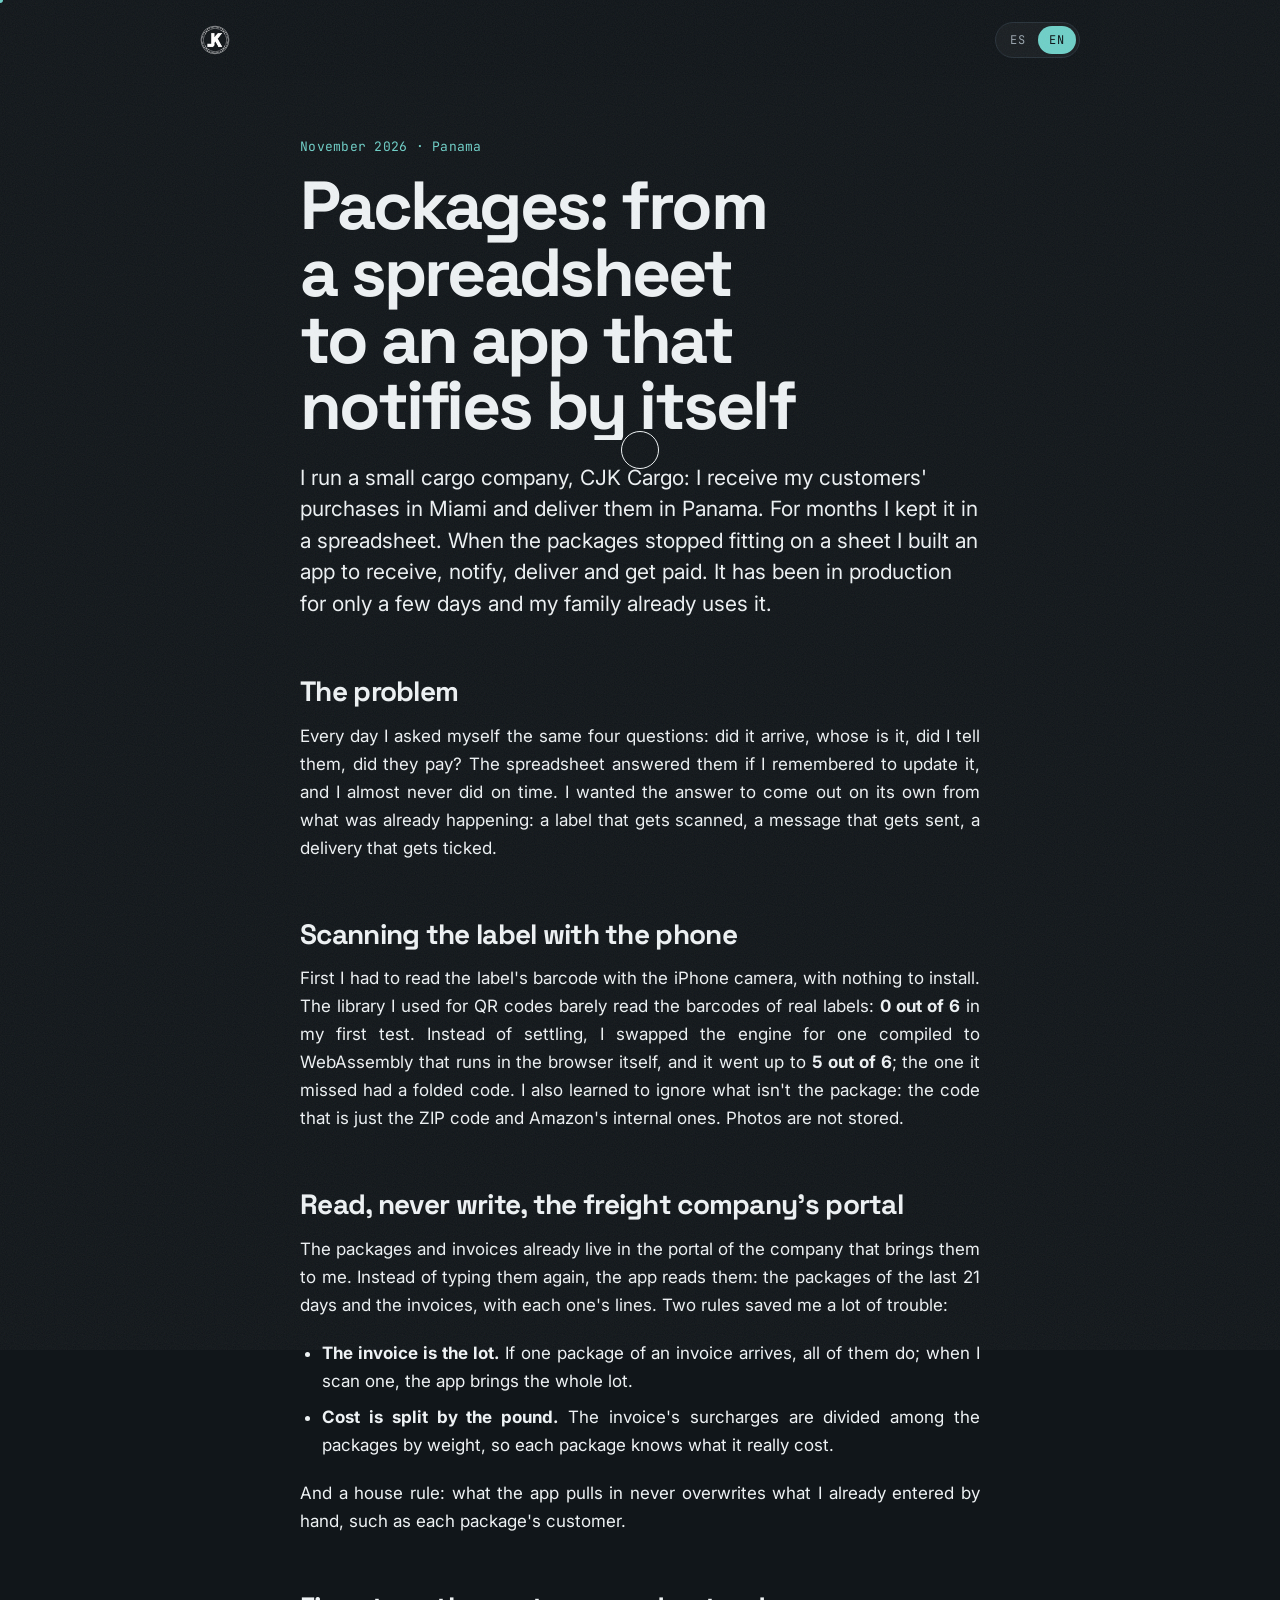
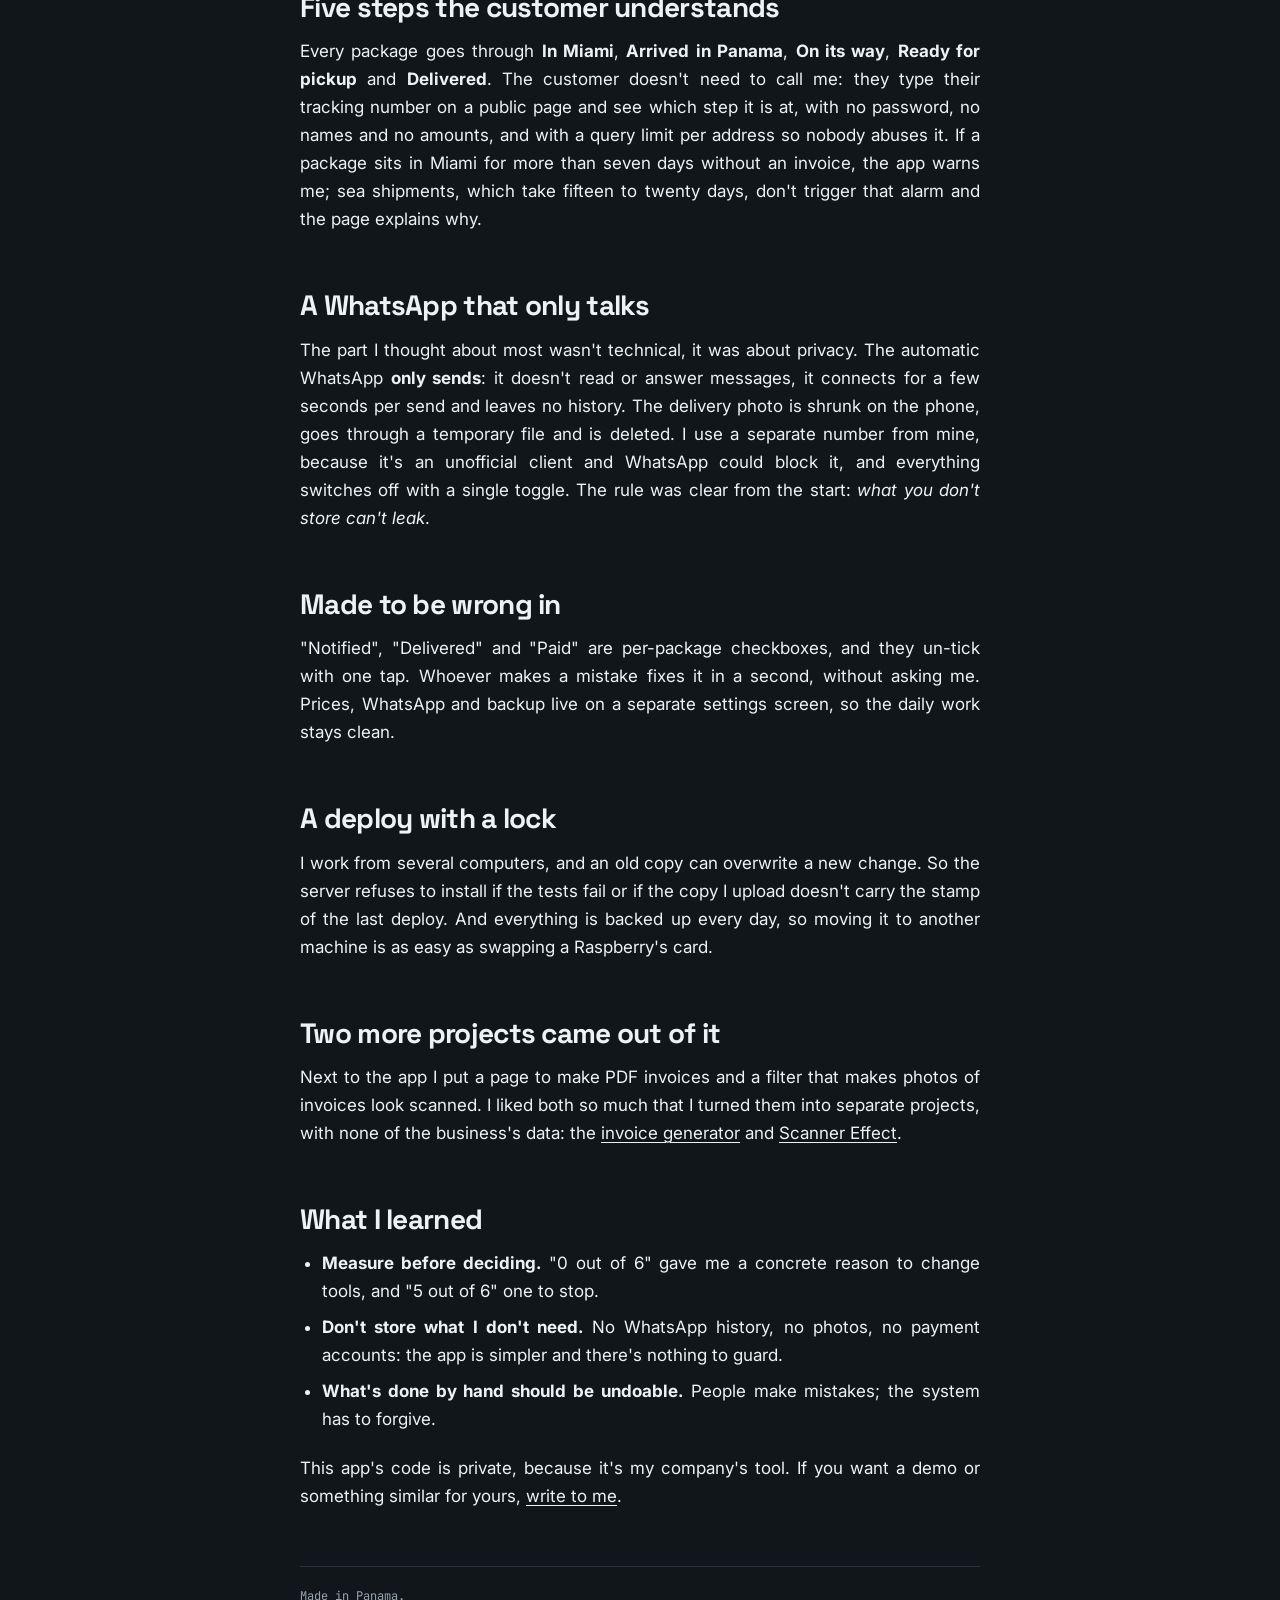
<file: blog/paquetes.html>
<!doctype html>
<html lang="es" data-en-title="Paquetes · John Batista"><head><meta charset="utf-8"><meta name="viewport" content="width=device-width, initial-scale=1">
<title>Paquetes · John Batista</title>
<meta name="description" content="La app de CJK Cargo para recibir paquetes de Estados Unidos, avisar por WhatsApp, entregar y cobrar, sin guardar de más.">
<meta name="theme-color" content="#0f1418">
<link rel="icon" href="../favicon.ico" sizes="any">
<link rel="icon" type="image/png" sizes="32x32" href="../assets/favicon-32.png">
<link rel="icon" type="image/png" sizes="192x192" href="../assets/icon-192.png">
<link rel="apple-touch-icon" href="../assets/apple-touch-icon.png">
<link rel="manifest" href="../site.webmanifest">
<link rel="preconnect" href="https://fonts.googleapis.com"><link rel="preconnect" href="https://fonts.gstatic.com" crossorigin>
<link rel="stylesheet" href="https://fonts.googleapis.com/css2?family=Inter:wght@400;500;600&family=Space+Grotesk:wght@500;700&family=JetBrains+Mono:wght@400;500&display=swap">
<link rel="stylesheet" href="../assets/style.css">
<link rel="stylesheet" href="../assets/fx.css">
<script>try{var l=localStorage.getItem('lang')||((navigator.language||'es').slice(0,2)==='es'?'es':'en');document.documentElement.lang=l;document.documentElement.classList.add('l-'+l)}catch(e){}</script>
</head>
<body><div class="page">
<div class="bar"><a class="brand" href="../" aria-label="JK, inicio"><img class="seal" src="../assets/logo.png" alt="" width="30" height="30"></a><button class="lang" type="button" aria-label="Cambiar idioma / Change language"><span data-l="es">ES</span><span data-l="en">EN</span></button></div>
<main class="post" lang="es">
  <div class="meta">Noviembre 2026 · Panamá</div>
  <h1>Paquetes: de un Excel a una app que avisa sola</h1>
  <p class="lede">Tengo una pequeña empresa de carga, CJK Cargo: recibo en Miami las compras de mis clientes y se las entrego en Panamá. Durante meses lo llevé en un Excel. Cuando los paquetes dejaron de caber en una hoja armé una app para recibir, avisar, entregar y cobrar. Lleva pocos días en producción y ya la usa mi familia.</p>

  <h2>El problema</h2>
  <p>Cada día me hacía las mismas cuatro preguntas: ¿llegó?, ¿de quién es?, ¿ya le avisé?, ¿ya pagó? El Excel las contestaba si yo me acordaba de actualizarlo, y casi nunca lo hacía a tiempo. Quería que la respuesta saliera sola de lo que ya pasaba: una etiqueta que se escanea, un aviso que se manda, una entrega que se marca.</p>

  <h2>Escanear la etiqueta con el teléfono</h2>
  <p>Lo primero fue leer el código de barras de la etiqueta con la cámara del iPhone, sin instalar nada. La librería que usaba para los códigos QR casi no leía los códigos de barras de etiquetas reales: <strong>0 de 6</strong> en mi primera prueba. En vez de resignarme, cambié el motor por uno compilado a WebAssembly que corre en el propio navegador, y subió a <strong>5 de 6</strong>; la que faltó tenía el código doblado. También aprendí a ignorar lo que no es el paquete: el código que es solo el código postal y los internos de Amazon. Las fotos no se guardan.</p>

  <h2>Leer, nunca escribir, el portal de la empresa de carga</h2>
  <p>Los paquetes y las facturas ya viven en el portal de la empresa que me los trae. En vez de volver a escribirlos, la app los lee: los paquetes de los últimos 21 días y las facturas, con las líneas de cada una. Dos reglas me ahorraron muchos líos:</p>
  <ul>
    <li><strong>La factura es el lote.</strong> Si llega un paquete de una factura, llegan todos; al escanear uno, la app trae el lote completo.</li>
    <li><strong>El costo se reparte por libra.</strong> Los recargos y sobrecargos de la factura se dividen entre los paquetes según su peso, así que cada paquete sabe cuánto costó de verdad.</li>
  </ul>
  <p>Y una regla de convivencia: lo que la app trae nunca pisa lo que yo ya puse a mano, como el cliente de cada paquete.</p>

  <h2>Cinco pasos que el cliente entiende</h2>
  <p>Cada paquete pasa por <strong>En Miami</strong>, <strong>Llegó a Panamá</strong>, <strong>En camino</strong>, <strong>Listo para entrega</strong> y <strong>Entregado</strong>. El cliente no necesita llamarme: escribe su número de seguimiento en una página pública y ve en qué paso va, sin clave, sin nombres y sin montos, con un límite de consultas por dirección para que nadie la use de más. Si un paquete lleva más de siete días en Miami sin factura, la app me avisa; los envíos marítimos, que tardan de quince a veinte días, no disparan esa alarma y la página lo explica.</p>

  <h2>Un WhatsApp que solo habla</h2>
  <p>La parte que más pensé no fue técnica, fue de privacidad. El WhatsApp automático <strong>solo envía</strong>: no lee ni contesta mensajes, se conecta unos segundos por cada envío y no deja historial. La foto de la entrega se achica en el teléfono, pasa por un archivo temporal y se borra. Uso un número aparte del mío, porque es un cliente no oficial y WhatsApp podría bloquearlo, y todo se apaga con un solo interruptor. La regla fue clara desde el principio: <em>lo que no se guarda no se puede filtrar</em>.</p>

  <h2>Hecho para equivocarse</h2>
  <p>«Avisado», «Entregado» y «Cobrado» son casillas por paquete, y se desmarcan con un toque. Quien se equivoca lo corrige en un segundo, sin pedirme permiso. Los precios, el WhatsApp y el respaldo viven en una pantalla de ajustes aparte, para que lo diario quede limpio.</p>

  <h2>Un despliegue con candado</h2>
  <p>Trabajo desde varias computadoras, y una copia vieja puede pisar un cambio nuevo. Por eso el servidor se niega a instalar si las pruebas fallan o si la copia que subo no trae el sello del último despliegue. Y todo se respalda cada día, de forma que mudarlo a otra máquina sea tan fácil como cambiar la tarjeta de una Raspberry.</p>

  <h2>De aquí salieron dos proyectos más</h2>
  <p>Junto a la app puse una página para hacer facturas en PDF y un filtro para que las fotos de las facturas parecieran escaneadas. Las dos piezas me gustaron tanto que las convertí en proyectos aparte, sin ningún dato del negocio: el <a href="facturas.html">generador de facturas</a> y el <a href="scanner.html">Scanner Effect</a>.</p>

  <h2>Lo que aprendí</h2>
  <ul>
    <li><strong>Medir antes de decidir.</strong> «0 de 6» me dio una razón concreta para cambiar de herramienta, y «5 de 6» una para parar.</li>
    <li><strong>No guardar lo que no necesito.</strong> Sin historial de WhatsApp, sin fotos, sin cuentas de pago: la app es más simple y no hay nada que cuidar.</li>
    <li><strong>Que lo que se hace a mano se pueda deshacer.</strong> Las personas se equivocan; el sistema tiene que perdonar.</li>
  </ul>

  <p>El código de esta app es privado, porque es la herramienta de mi empresa. Si te interesa una demostración o algo parecido para el tuyo, <a href="../#contacto">escríbeme</a>.</p>
  <hr>
  <p class="foot">Hecho en Panamá.</p>
</main>
<main class="post" lang="en">
  <div class="meta">November 2026 · Panama</div>
  <h1>Packages: from a spreadsheet to an app that notifies by itself</h1>
  <p class="lede">I run a small cargo company, CJK Cargo: I receive my customers' purchases in Miami and deliver them in Panama. For months I kept it in a spreadsheet. When the packages stopped fitting on a sheet I built an app to receive, notify, deliver and get paid. It has been in production for only a few days and my family already uses it.</p>

  <h2>The problem</h2>
  <p>Every day I asked myself the same four questions: did it arrive, whose is it, did I tell them, did they pay? The spreadsheet answered them if I remembered to update it, and I almost never did on time. I wanted the answer to come out on its own from what was already happening: a label that gets scanned, a message that gets sent, a delivery that gets ticked.</p>

  <h2>Scanning the label with the phone</h2>
  <p>First I had to read the label's barcode with the iPhone camera, with nothing to install. The library I used for QR codes barely read the barcodes of real labels: <strong>0 out of 6</strong> in my first test. Instead of settling, I swapped the engine for one compiled to WebAssembly that runs in the browser itself, and it went up to <strong>5 out of 6</strong>; the one it missed had a folded code. I also learned to ignore what isn't the package: the code that is just the ZIP code and Amazon's internal ones. Photos are not stored.</p>

  <h2>Read, never write, the freight company's portal</h2>
  <p>The packages and invoices already live in the portal of the company that brings them to me. Instead of typing them again, the app reads them: the packages of the last 21 days and the invoices, with each one's lines. Two rules saved me a lot of trouble:</p>
  <ul>
    <li><strong>The invoice is the lot.</strong> If one package of an invoice arrives, all of them do; when I scan one, the app brings the whole lot.</li>
    <li><strong>Cost is split by the pound.</strong> The invoice's surcharges are divided among the packages by weight, so each package knows what it really cost.</li>
  </ul>
  <p>And a house rule: what the app pulls in never overwrites what I already entered by hand, such as each package's customer.</p>

  <h2>Five steps the customer understands</h2>
  <p>Every package goes through <strong>In Miami</strong>, <strong>Arrived in Panama</strong>, <strong>On its way</strong>, <strong>Ready for pickup</strong> and <strong>Delivered</strong>. The customer doesn't need to call me: they type their tracking number on a public page and see which step it is at, with no password, no names and no amounts, and with a query limit per address so nobody abuses it. If a package sits in Miami for more than seven days without an invoice, the app warns me; sea shipments, which take fifteen to twenty days, don't trigger that alarm and the page explains why.</p>

  <h2>A WhatsApp that only talks</h2>
  <p>The part I thought about most wasn't technical, it was about privacy. The automatic WhatsApp <strong>only sends</strong>: it doesn't read or answer messages, it connects for a few seconds per send and leaves no history. The delivery photo is shrunk on the phone, goes through a temporary file and is deleted. I use a separate number from mine, because it's an unofficial client and WhatsApp could block it, and everything switches off with a single toggle. The rule was clear from the start: <em>what you don't store can't leak</em>.</p>

  <h2>Made to be wrong in</h2>
  <p>"Notified", "Delivered" and "Paid" are per-package checkboxes, and they un-tick with one tap. Whoever makes a mistake fixes it in a second, without asking me. Prices, WhatsApp and backup live on a separate settings screen, so the daily work stays clean.</p>

  <h2>A deploy with a lock</h2>
  <p>I work from several computers, and an old copy can overwrite a new change. So the server refuses to install if the tests fail or if the copy I upload doesn't carry the stamp of the last deploy. And everything is backed up every day, so moving it to another machine is as easy as swapping a Raspberry's card.</p>

  <h2>Two more projects came out of it</h2>
  <p>Next to the app I put a page to make PDF invoices and a filter that makes photos of invoices look scanned. I liked both so much that I turned them into separate projects, with none of the business's data: the <a href="facturas.html">invoice generator</a> and <a href="scanner.html">Scanner Effect</a>.</p>

  <h2>What I learned</h2>
  <ul>
    <li><strong>Measure before deciding.</strong> "0 out of 6" gave me a concrete reason to change tools, and "5 out of 6" one to stop.</li>
    <li><strong>Don't store what I don't need.</strong> No WhatsApp history, no photos, no payment accounts: the app is simpler and there's nothing to guard.</li>
    <li><strong>What's done by hand should be undoable.</strong> People make mistakes; the system has to forgive.</li>
  </ul>

  <p>This app's code is private, because it's my company's tool. If you want a demo or something similar for yours, <a href="../#contacto">write to me</a>.</p>
  <hr>
  <p class="foot">Made in Panama.</p>
</main>
</div>
<script src="../assets/fx.js"></script>
</body></html>
</file>
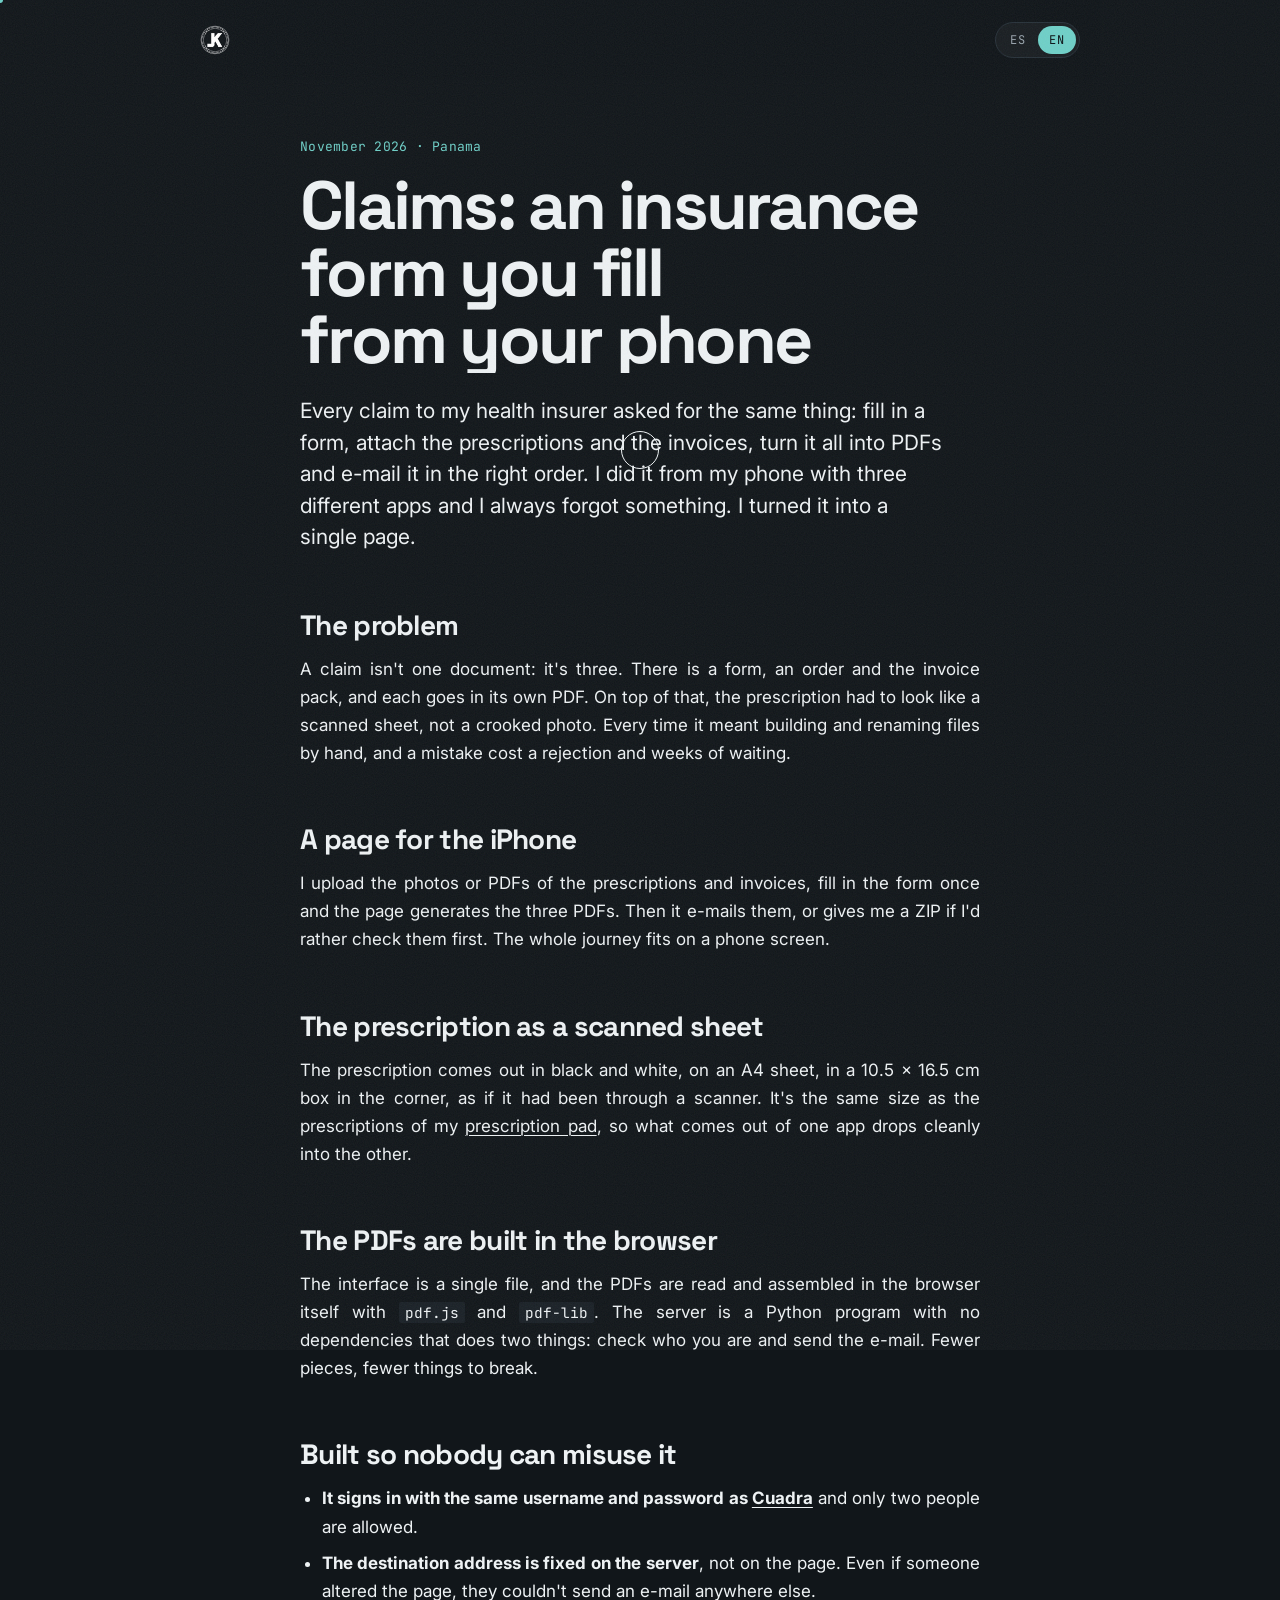
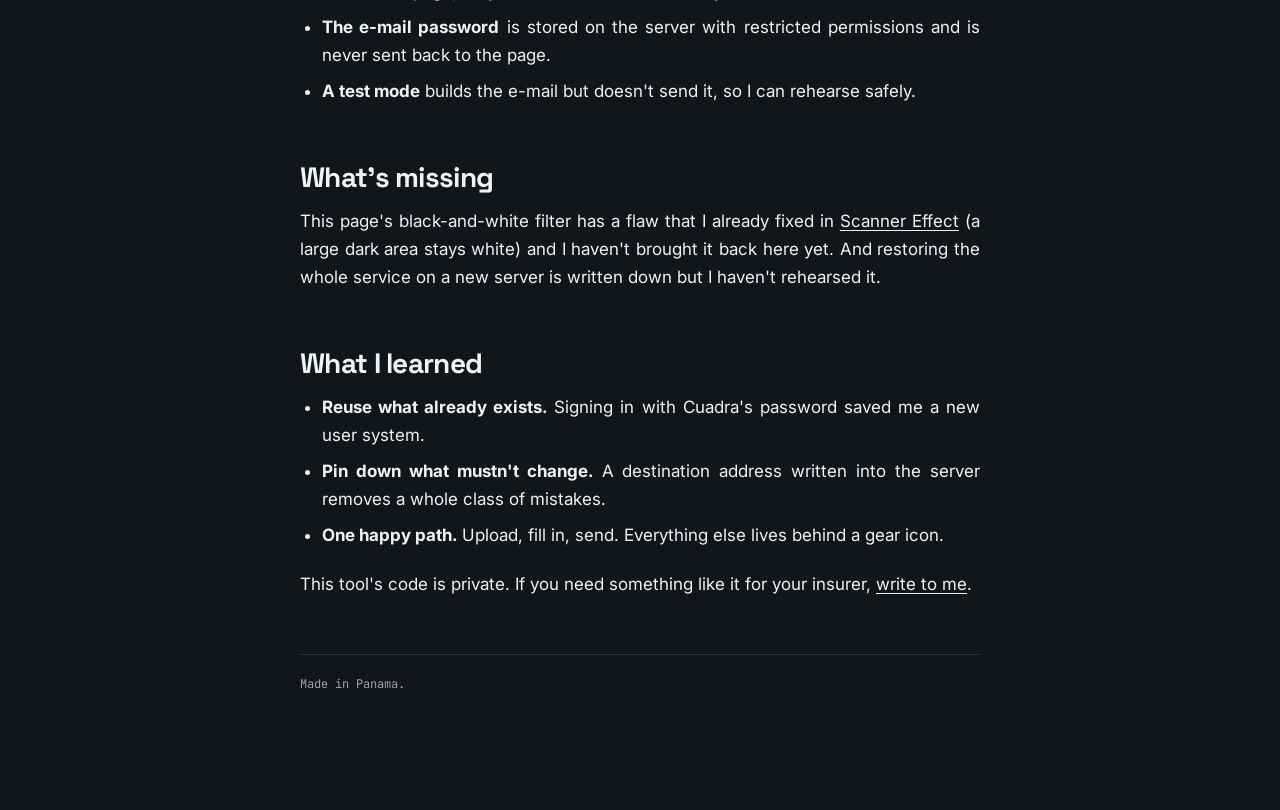
<file: blog/reclamos.html>
<!doctype html>
<html lang="es" data-en-title="Reclamos · John Batista"><head><meta charset="utf-8"><meta name="viewport" content="width=device-width, initial-scale=1">
<title>Reclamos · John Batista</title>
<meta name="description" content="Una página para armar y enviar reclamos de seguro médico desde el teléfono: formulario, recetas y facturas en tres PDF.">
<meta name="theme-color" content="#0f1418">
<link rel="icon" href="../favicon.ico" sizes="any">
<link rel="icon" type="image/png" sizes="32x32" href="../assets/favicon-32.png">
<link rel="icon" type="image/png" sizes="192x192" href="../assets/icon-192.png">
<link rel="apple-touch-icon" href="../assets/apple-touch-icon.png">
<link rel="manifest" href="../site.webmanifest">
<link rel="preconnect" href="https://fonts.googleapis.com"><link rel="preconnect" href="https://fonts.gstatic.com" crossorigin>
<link rel="stylesheet" href="https://fonts.googleapis.com/css2?family=Inter:wght@400;500;600&family=Space+Grotesk:wght@500;700&family=JetBrains+Mono:wght@400;500&display=swap">
<link rel="stylesheet" href="../assets/style.css">
<link rel="stylesheet" href="../assets/fx.css">
<script>try{var l=localStorage.getItem('lang')||((navigator.language||'es').slice(0,2)==='es'?'es':'en');document.documentElement.lang=l;document.documentElement.classList.add('l-'+l)}catch(e){}</script>
</head>
<body><div class="page">
<div class="bar"><a class="brand" href="../" aria-label="JK, inicio"><img class="seal" src="../assets/logo.png" alt="" width="30" height="30"></a><button class="lang" type="button" aria-label="Cambiar idioma / Change language"><span data-l="es">ES</span><span data-l="en">EN</span></button></div>
<main class="post" lang="es">
  <div class="meta">Noviembre 2026 · Panamá</div>
  <h1>Reclamos: un formulario de seguro que se llena desde el teléfono</h1>
  <p class="lede">Cada reclamo a mi seguro médico pedía lo mismo: llenar un formulario, adjuntar las recetas y las facturas, convertirlo todo a PDF y mandarlo por correo en el orden correcto. Lo hacía desde el teléfono con tres apps distintas y siempre se me olvidaba algo. Lo convertí en una sola página.</p>

  <h2>El problema</h2>
  <p>Un reclamo no es un documento: son tres. Hay un formulario, una orden y el paquete de facturas, y cada uno va en su propio PDF. Además, la receta tenía que parecer una hoja escaneada, no una foto torcida. Cada vez era armar y renombrar archivos a mano, y un error se pagaba con una devolución y semanas de espera.</p>

  <h2>Una página para el iPhone</h2>
  <p>Subo las fotos o los PDF de las recetas y de las facturas, lleno el formulario una sola vez y la página genera los tres PDF. Después los manda por correo, o me baja un ZIP si prefiero revisarlos antes. Todo el recorrido cabe en una pantalla de teléfono.</p>

  <h2>La receta como hoja escaneada</h2>
  <p>La receta sale en blanco y negro, sobre una hoja A4, en un recuadro de 10.5 × 16.5 cm en la esquina, como si la hubieran pasado por un escáner. Es el mismo tamaño de las recetas de mi <a href="recetario.html">Recetario</a>, así que lo que sale de una app entra limpio en la otra.</p>

  <h2>Los PDF se arman en el navegador</h2>
  <p>La interfaz es un solo archivo, y los PDF se leen y se arman en el propio navegador con <code>pdf.js</code> y <code>pdf-lib</code>. El servidor es un programa de Python sin dependencias que hace dos cosas: comprobar quién eres y enviar el correo. Menos piezas, menos que se pueda romper.</p>

  <h2>Pensado para que nadie pueda usarlo mal</h2>
  <ul>
    <li><strong>Entra con el mismo usuario y clave de <a href="cuadra.html">Cuadra</a></strong> y solo dos personas están permitidas.</li>
    <li><strong>La dirección de destino está fija en el servidor</strong>, no en la página. Aunque alguien cambiara la página, no podría mandar un correo a otro lado.</li>
    <li><strong>La contraseña del correo</strong> se guarda en el servidor con permisos restringidos y nunca se devuelve a la página.</li>
    <li><strong>Un modo de prueba</strong> arma el correo pero no lo envía, para ensayar sin riesgo.</li>
  </ul>

  <h2>Lo que me falta</h2>
  <p>El filtro de blanco y negro de esta página tiene un defecto que ya corregí en <a href="scanner.html">Scanner Effect</a> (una zona oscura grande se queda blanca) y todavía no lo traje aquí. Y la restauración completa del servicio en un servidor nuevo está escrita, pero no la he ensayado.</p>

  <h2>Lo que aprendí</h2>
  <ul>
    <li><strong>Reusar lo que ya existe.</strong> Entrar con la clave de Cuadra me ahorró un sistema de usuarios nuevo.</li>
    <li><strong>Fijar lo que no debe cambiar.</strong> Una dirección de destino escrita en el servidor elimina toda una clase de errores.</li>
    <li><strong>Un solo camino feliz.</strong> Subir, llenar, enviar. Todo lo demás vive en un engranaje aparte.</li>
  </ul>

  <p>El código de esta herramienta es privado. Si necesitas algo parecido para tu seguro, <a href="../#contacto">escríbeme</a>.</p>
  <hr>
  <p class="foot">Hecho en Panamá.</p>
</main>
<main class="post" lang="en">
  <div class="meta">November 2026 · Panama</div>
  <h1>Claims: an insurance form you fill from your phone</h1>
  <p class="lede">Every claim to my health insurer asked for the same thing: fill in a form, attach the prescriptions and the invoices, turn it all into PDFs and e-mail it in the right order. I did it from my phone with three different apps and I always forgot something. I turned it into a single page.</p>

  <h2>The problem</h2>
  <p>A claim isn't one document: it's three. There is a form, an order and the invoice pack, and each goes in its own PDF. On top of that, the prescription had to look like a scanned sheet, not a crooked photo. Every time it meant building and renaming files by hand, and a mistake cost a rejection and weeks of waiting.</p>

  <h2>A page for the iPhone</h2>
  <p>I upload the photos or PDFs of the prescriptions and invoices, fill in the form once and the page generates the three PDFs. Then it e-mails them, or gives me a ZIP if I'd rather check them first. The whole journey fits on a phone screen.</p>

  <h2>The prescription as a scanned sheet</h2>
  <p>The prescription comes out in black and white, on an A4 sheet, in a 10.5 × 16.5 cm box in the corner, as if it had been through a scanner. It's the same size as the prescriptions of my <a href="recetario.html">prescription pad</a>, so what comes out of one app drops cleanly into the other.</p>

  <h2>The PDFs are built in the browser</h2>
  <p>The interface is a single file, and the PDFs are read and assembled in the browser itself with <code>pdf.js</code> and <code>pdf-lib</code>. The server is a Python program with no dependencies that does two things: check who you are and send the e-mail. Fewer pieces, fewer things to break.</p>

  <h2>Built so nobody can misuse it</h2>
  <ul>
    <li><strong>It signs in with the same username and password as <a href="cuadra.html">Cuadra</a></strong> and only two people are allowed.</li>
    <li><strong>The destination address is fixed on the server</strong>, not on the page. Even if someone altered the page, they couldn't send an e-mail anywhere else.</li>
    <li><strong>The e-mail password</strong> is stored on the server with restricted permissions and is never sent back to the page.</li>
    <li><strong>A test mode</strong> builds the e-mail but doesn't send it, so I can rehearse safely.</li>
  </ul>

  <h2>What's missing</h2>
  <p>This page's black-and-white filter has a flaw that I already fixed in <a href="scanner.html">Scanner Effect</a> (a large dark area stays white) and I haven't brought it back here yet. And restoring the whole service on a new server is written down but I haven't rehearsed it.</p>

  <h2>What I learned</h2>
  <ul>
    <li><strong>Reuse what already exists.</strong> Signing in with Cuadra's password saved me a new user system.</li>
    <li><strong>Pin down what mustn't change.</strong> A destination address written into the server removes a whole class of mistakes.</li>
    <li><strong>One happy path.</strong> Upload, fill in, send. Everything else lives behind a gear icon.</li>
  </ul>

  <p>This tool's code is private. If you need something like it for your insurer, <a href="../#contacto">write to me</a>.</p>
  <hr>
  <p class="foot">Made in Panama.</p>
</main>
</div>
<script src="../assets/fx.js"></script>
</body></html>
</file>
<file: assets/home.css>
/* Portada: paneles de pantalla completa, cada uno con su campo de color; el sello JK es la imagen principal. */
:root {
  --bg: #0f1418; --ink: #eef2f4; --mute: #a3aeb5; --line: rgb(238 242 244 / .12);
  --accent: #6fd0c8; --accent-strong: #19a99f;
  --f-hero: #1f4a4c; --f-about: #2b4256; --f-exp: #33483f; --f-proj: #4d4038; --f-write: #3a3f55; --f-contact: #3f4a47;
  --head: "Space Grotesk", "Helvetica Neue", Arial, sans-serif;
  --body: "Inter", "Helvetica Neue", Arial, sans-serif;
  --mono: "JetBrains Mono", ui-monospace, Menlo, monospace;
  color-scheme: dark;
}
* { box-sizing: border-box; }
html { scroll-behavior: smooth; scroll-snap-type: y proximity; }
body { margin: 0; background: var(--bg); color: var(--ink); font-family: var(--body); font-size: 17px; line-height: 1.65; }
a { color: inherit; }
a:focus-visible, button:focus-visible { outline: 2px solid var(--accent); outline-offset: 3px; }

.top { position: fixed; inset: 0 0 auto 0; z-index: 20; height: 64px; display: flex; align-items: center; gap: 28px; padding: 0 max(24px, env(safe-area-inset-left,0px)); background: rgb(15 20 24 / .82); backdrop-filter: blur(10px); border-bottom: 1px solid var(--line); }
.top .brand { display: flex; align-items: center; gap: 10px; text-decoration: none; font-family: var(--head); font-weight: 700; font-size: 20px; letter-spacing: -.01em; }
.top .brand img { width: 34px; height: 34px; filter: invert(1); }
.top nav { display: flex; gap: 28px; font-size: 15px; }
.top nav a { text-decoration: none; color: var(--mute); }
.top nav a:hover { color: var(--ink); }
@media (max-width: 720px) { .top nav { display: none; } }

.dots { position: fixed; right: 22px; top: 50%; transform: translateY(-50%); z-index: 20; display: grid; gap: 14px; }
.dots a { width: 9px; height: 9px; border-radius: 50%; border: 1px solid var(--mute); display: block; }
.dots a.on { background: var(--accent); border-color: var(--accent); }
@media (max-width: 720px) { .dots { display: none; } }

.panel { position: relative; min-height: 100svh; scroll-snap-align: start; display: flex; align-items: center; padding: 104px max(24px, env(safe-area-inset-left,0px)) 72px; overflow: hidden; isolation: isolate; border-bottom: 1px solid var(--line);
  background: radial-gradient(ellipse 90% 80% at 15% 20%, var(--field) 0%, transparent 70%), radial-gradient(ellipse 60% 70% at 95% 90%, color-mix(in srgb, var(--field) 55%, #000) 0%, transparent 70%), var(--bg); }
.inner { width: 100%; max-width: 1040px; margin: 0 auto; position: relative; z-index: 2; }
.label { display: inline-block; font-family: var(--mono); font-size: 12px; letter-spacing: .14em; text-transform: uppercase; color: var(--accent); border: 1px solid rgb(111 208 200 / .4); border-radius: 999px; padding: 6px 14px; margin-bottom: 24px; }
h2 { font-family: var(--head); font-weight: 700; font-size: clamp(34px, 5.5vw, 60px); line-height: 1.05; letter-spacing: -.03em; margin: 0 0 36px; text-wrap: balance; }

/* Hero */
#inicio { --field: var(--f-hero); }
#inicio::before { content: ""; position: absolute; right: -8vw; top: 50%; width: min(78vh, 62vw); aspect-ratio: 1; transform: translateY(-50%); background: url("logo.png") center/contain no-repeat; filter: invert(1); opacity: .16; z-index: 0; }
#inicio h1 { font-family: var(--head); font-weight: 700; font-size: clamp(52px, 10vw, 118px); line-height: .96; letter-spacing: -.045em; margin: 0 0 24px; text-wrap: balance; }
#inicio h1 span { display: block; color: var(--mute); font-size: .46em; letter-spacing: -.02em; margin-bottom: 6px; }
.tag { font-size: clamp(19px, 2.4vw, 24px); color: var(--mute); max-width: 24em; margin: 0 0 36px; line-height: 1.45; }
.btns { display: flex; gap: 14px; flex-wrap: wrap; }
.btn { font-family: var(--mono); font-size: 13px; letter-spacing: .1em; text-transform: uppercase; text-decoration: none; padding: 15px 28px; border: 1px solid var(--line); background: rgb(238 242 244 / .05); transition: background .2s, border-color .2s; }
.btn.main { background: var(--accent); color: #0b1215; border-color: var(--accent); font-weight: 500; }
.btn:hover { border-color: var(--accent); background: rgb(111 208 200 / .12); }
.btn.main:hover { background: #8adcd5; }
.facts { position: absolute; left: 0; right: 0; bottom: 36px; z-index: 2; }
.facts .inner { display: flex; gap: 36px; flex-wrap: wrap; }
.fact b { display: block; font-family: var(--head); font-size: 26px; line-height: 1.1; }
.fact span { font-size: 13px; color: var(--mute); }
.fact + .fact { padding-left: 36px; border-left: 1px solid var(--line); }
@media (max-width: 720px) { .facts { position: static; margin-top: 40px; } .fact + .fact { padding-left: 24px; } .facts .inner { gap: 24px; } #inicio { align-items: flex-start; } }

#sobre { --field: var(--f-about); }
#experiencia { --field: var(--f-exp); }
#proyectos { --field: var(--f-proj); }
#escritos { --field: var(--f-write); }
#contacto { --field: var(--f-contact); }

.cols { display: grid; grid-template-columns: 1.2fr 1fr; gap: 56px; }
@media (max-width: 860px) { .cols { grid-template-columns: 1fr; gap: 32px; } }
.cols p { font-size: 19px; margin: 0 0 18px; color: #dfe6ea; max-width: 34em; }
.side h3 { font-family: var(--mono); font-size: 12px; letter-spacing: .14em; text-transform: uppercase; color: var(--accent); margin: 0 0 14px; font-weight: 500; }
.side div { padding: 14px 0; border-top: 1px solid var(--line); }
.side b { display: block; font-family: var(--head); font-size: 19px; }
.side span { color: var(--mute); font-size: 15px; }

.tl { display: grid; gap: 0; }
.tl .e { display: grid; grid-template-columns: 150px 1fr; gap: 28px; padding: 26px 0; border-top: 1px solid var(--line); }
.tl .e:last-child { border-bottom: 1px solid var(--line); }
.tl .w { font-family: var(--mono); font-size: 13px; color: var(--accent); padding-top: 6px; }
.tl b { font-family: var(--head); font-size: 24px; line-height: 1.25; display: block; letter-spacing: -.01em; }
.tl p { margin: 8px 0 0; color: var(--mute); max-width: 40em; }
@media (max-width: 720px) { .tl .e { grid-template-columns: 1fr; gap: 6px; } }

.big { display: grid; }
.big a.item { display: grid; grid-template-columns: 120px 1fr auto; gap: 24px; align-items: baseline; padding: 26px 0; border-top: 1px solid var(--line); text-decoration: none; transition: padding-left .25s; }
.big a.item:last-child { border-bottom: 1px solid var(--line); }
.big a.item:hover { padding-left: 14px; }
.big a.item:hover .t { color: var(--accent); }
.big .k { font-family: var(--mono); font-size: 12px; letter-spacing: .12em; color: var(--mute); }
.big .t { font-family: var(--head); font-weight: 700; font-size: clamp(26px, 3.6vw, 40px); letter-spacing: -.02em; line-height: 1.1; transition: color .2s; }
.big .d { grid-column: 2; color: var(--mute); max-width: 38em; font-size: 16px; margin-top: -10px; }
.big .go { font-family: var(--mono); color: var(--accent); }
@media (max-width: 720px) { .big a.item { grid-template-columns: 1fr; gap: 4px; } .big .d { grid-column: 1; margin-top: 0; } .big .go { display: none; } }
.code { margin: 22px 0 0; font-family: var(--mono); font-size: 13px; color: var(--mute); }
.code a { color: var(--accent); }

.skills { display: grid; grid-template-columns: repeat(auto-fit, minmax(210px, 1fr)); gap: 28px; margin-top: 40px; }
.skills h3 { font-family: var(--mono); font-size: 12px; letter-spacing: .14em; text-transform: uppercase; color: var(--accent); margin: 0 0 8px; font-weight: 500; }
.skills p { margin: 0; color: #dfe6ea; font-size: 16px; }

.contact { display: grid; gap: 0; max-width: 640px; }
.contact a, .contact div { display: grid; grid-template-columns: 130px 1fr; gap: 16px; padding: 20px 0; border-top: 1px solid var(--line); text-decoration: none; font-size: 20px; }
.contact > :last-child { border-bottom: 1px solid var(--line); }
.contact dt { font-family: var(--mono); font-size: 12px; letter-spacing: .12em; text-transform: uppercase; color: var(--mute); padding-top: 6px; }
.contact a:hover dd { color: var(--accent); }
.contact dd { margin: 0; overflow-wrap: anywhere; }
.foot { margin-top: 56px; font-family: var(--mono); font-size: 12px; color: var(--mute); }
@media (prefers-reduced-motion: reduce) { html { scroll-behavior: auto; scroll-snap-type: none; } * { transition: none !important; } }

/* ---------- Movimiento ---------- */
.progress { position: fixed; top: 0; left: 0; right: 0; height: 2px; background: var(--accent); transform-origin: 0 50%; transform: scaleX(0); z-index: 30; }
#inicio::before { display: none; }
.seal-art { position: absolute; right: -6vw; top: 50%; width: min(80vh, 64vw); aspect-ratio: 1; margin-top: calc(min(80vh, 64vw) / -2); z-index: 0; pointer-events: none; opacity: .2; transform: translate3d(var(--px,0), var(--py,0), 0); transition: transform .5s cubic-bezier(.2,.7,.2,1); }
.seal-art img { position: absolute; inset: 0; width: 100%; height: 100%; filter: invert(1); }
.seal-ring { will-change: transform; }
.seal-jk { transform: translate3d(var(--jx,0), var(--jy,0), 0); transition: transform .6s cubic-bezier(.2,.7,.2,1); }
@keyframes spin { to { transform: rotate(360deg); } }
.fx .seal-art { animation: sealin 1.6s cubic-bezier(.2,.7,.2,1) both; }
@keyframes sealin { from { opacity: 0; scale: .86; } to { opacity: .2; scale: 1; } }

/* entrada del inicio */
.fx #inicio .label, .fx #inicio h1 span, .fx #inicio h1 b, .fx #inicio .tag, .fx #inicio .btns, .fx .fact { opacity: 0; transform: translateY(22px); animation: up .9s cubic-bezier(.2,.7,.2,1) forwards; }
#inicio h1 b { font-weight: inherit; display: block; }
.fx #inicio .label { animation-delay: .15s; }
.fx #inicio h1 span { animation-delay: .3s; }
.fx #inicio h1 b { animation-delay: .45s; }
.fx #inicio .tag { animation-delay: .65s; }
.fx #inicio .btns { animation-delay: .8s; }
.fx .fact:nth-child(1) { animation-delay: 1s; } .fx .fact:nth-child(2) { animation-delay: 1.1s; } .fx .fact:nth-child(3) { animation-delay: 1.2s; }
@keyframes up { to { opacity: 1; transform: none; } }

/* aparición al hacer scroll */
.fx .rv { opacity: 0; transform: translateY(26px); transition: opacity .8s cubic-bezier(.2,.7,.2,1), transform .8s cubic-bezier(.2,.7,.2,1); }
.fx .rv.in { opacity: 1; transform: none; }

/* detalles vivos */
.btn { position: relative; overflow: hidden; }
.btn.main::after { content: ""; position: absolute; inset: 0; background: linear-gradient(100deg, transparent 30%, rgb(255 255 255 / .45) 50%, transparent 70%); transform: translateX(-120%); animation: shine 4.5s ease-in-out 2s infinite; }
@keyframes shine { 0%, 70% { transform: translateX(-120%); } 100% { transform: translateX(120%); } }
.label { position: relative; }
.label::before { content: ""; display: inline-block; width: 7px; height: 7px; border-radius: 50%; background: var(--accent); margin-right: 10px; animation: pulse 2.4s ease-in-out infinite; }
@keyframes pulse { 50% { box-shadow: 0 0 0 6px rgb(111 208 200 / 0); opacity: .5; } 0% { box-shadow: 0 0 0 0 rgb(111 208 200 / .5); } }
.big a.item .go { transition: transform .25s; }
.big a.item:hover .go { transform: translateX(8px); }
.top nav a { position: relative; }
.top nav a::after { content: ""; position: absolute; left: 0; right: 0; bottom: -6px; height: 1px; background: var(--accent); transform: scaleX(0); transform-origin: left; transition: transform .25s; }
.top nav a:hover::after { transform: scaleX(1); }
.panel { background-size: 140% 140%, 140% 140%, auto; animation: drift 22s ease-in-out infinite alternate; }
@keyframes drift { from { background-position: 0% 0%, 100% 100%, 0 0; } to { background-position: 30% 20%, 70% 80%, 0 0; } }
@media (prefers-reduced-motion: reduce) { .seal-ring, .panel, .btn.main::after, .label::before { animation: none !important; } .seal-art { transition: none; } }

/* ---------- Más piquete (19 nov 2026) ---------- */

.panel::after { content: ""; position: absolute; inset: 0; z-index: 1; pointer-events: none; background: radial-gradient(420px circle at var(--mx, -999px) var(--my, -999px), rgb(111 208 200 / .13), transparent 70%); }
#inicio h1 b { color: var(--ink); }
#inicio h1 b::after { content: "."; color: var(--accent); }
.hint { position: absolute; right: max(24px, 4vw); bottom: 40px; z-index: 2; margin: 0; font-family: var(--mono); font-size: 12px; letter-spacing: .12em; text-transform: uppercase; color: var(--mute); opacity: 0; }
.fx .hint { animation: hint 2.6s ease-in-out 2.4s infinite; }
@keyframes hint { 0%, 100% { opacity: 0; transform: translateY(6px); } 30%, 70% { opacity: .9; transform: none; } }
@media (max-width: 720px) { .hint { display: none; } }

.marquee { position: relative; z-index: 3; overflow: hidden; padding: 0; background: var(--accent); color: #0b1215; transform: rotate(-2deg) scale(1.04); margin: -28px 0; border-block: 2px solid #0b1215; }
.marquee .row { overflow: hidden; padding: 12px 0; border-bottom: 2px solid #0b1215; }
.marquee .row:last-child { border-bottom: 0; }
.marquee .row.r1 { padding: 18px 0 12px; }
.marquee .row.r2 { background: #0b1215; color: var(--accent); }
.marquee .row.r3 { padding: 12px 0 16px; }
.marquee .track { display: flex; gap: 24px; width: max-content; align-items: center; white-space: nowrap; will-change: transform; }
.marquee span { font-family: var(--head); font-weight: 700; font-size: clamp(30px, 6vw, 64px); letter-spacing: -.03em; line-height: 1; }
.marquee .r2 span, .marquee .r3 span { font-size: clamp(22px, 4.2vw, 44px); }
.marquee span:nth-of-type(even) { color: transparent; -webkit-text-stroke: 1.5px #0b1215; }
.marquee .r2 span:nth-of-type(even) { -webkit-text-stroke: 1.5px var(--accent); }
.marquee i { font-style: normal; font-size: clamp(16px, 2.4vw, 28px); }
html:not(.fx) .marquee .track { animation: none; }

h2.huge { font-size: clamp(64px, 15vw, 190px); line-height: .9; letter-spacing: -.06em; }
.scramble { font-variant-ligatures: none; }

.glitch { position: relative; display: inline-block; }
.glitch::before, .glitch::after { content: attr(data-text); position: absolute; inset: 0; opacity: 0; pointer-events: none; }
.fx .big a.item:hover .glitch::before { opacity: .85; color: #ff3d6e; animation: g1 .35s steps(2) infinite; }
.fx .big a.item:hover .glitch::after { opacity: .85; color: #3dfff0; animation: g2 .35s steps(2) infinite; }
@keyframes g1 { 0% { clip-path: inset(10% 0 60% 0); transform: translate(-4px, -1px); } 50% { clip-path: inset(55% 0 12% 0); transform: translate(4px, 1px); } 100% { clip-path: inset(30% 0 40% 0); transform: translate(-2px, 2px); } }
@keyframes g2 { 0% { clip-path: inset(60% 0 8% 0); transform: translate(4px, 1px); } 50% { clip-path: inset(8% 0 70% 0); transform: translate(-4px, -2px); } 100% { clip-path: inset(40% 0 30% 0); transform: translate(3px, -1px); } }
.big a.item { position: relative; }
.big a.item::before { content: ""; position: absolute; inset: 0; z-index: -1; background: linear-gradient(90deg, rgb(111 208 200 / .12), transparent); transform: scaleX(0); transform-origin: left; transition: transform .45s cubic-bezier(.2,.7,.2,1); }
.big a.item:hover::before { transform: scaleX(1); }
.big a.item:hover .go { transform: translateX(14px) rotate(-45deg); }

.skills > div { padding: 22px; border: 1px solid var(--line); background: rgb(238 242 244 / .03); transition: transform .4s cubic-bezier(.2,.7,.2,1), border-color .3s; transform-style: preserve-3d; position: relative; overflow: hidden; }
.skills > div:hover { border-color: var(--accent); }
.skills > div::after { content: ""; position: absolute; inset: 0; pointer-events: none; background: radial-gradient(260px circle at var(--gx, 50%) var(--gy, 50%), rgb(111 208 200 / .2), transparent 70%); opacity: 0; transition: opacity .3s; }
.skills > div:hover::after { opacity: 1; }

.mag, .lang { will-change: transform; }
.contact a { transition: padding-left .3s cubic-bezier(.2,.7,.2,1); }
.contact a:hover { padding-left: 16px; }
.egg { opacity: .55; }
@media (hover: none) { .egg { display: none; } }
@media (prefers-reduced-motion: reduce) { .fx .panel .inner { transform: none; } .marquee .track { transform: none !important; } }
html, body { overflow-x: clip; }
@media (max-width: 720px) { #inicio { flex-wrap: wrap; align-content: flex-start; } #inicio .facts { width: 100%; } }

/* el bloque de datos (2015 / 2024 / C2) nunca debe pisar los botones, ni en pantallas bajitas */
.hero-fact { margin-top: 34px; }

/* datos de «Sobre mí» (2015 / 2024) */
.stats { display: flex; flex-wrap: wrap; gap: 36px; margin-top: 30px; }
.stats .fact + .fact { padding-left: 36px; border-left: 1px solid var(--line); }
@media (max-width: 720px) { .stats { gap: 24px; } .stats .fact + .fact { padding-left: 24px; } }

/* texto largo justificado, con guiones para que no queden huecos */
.cols p, .tl p, .post p, .post li { text-align: justify; text-justify: inter-word; hyphens: auto; -webkit-hyphens: auto; }
</file>
<file: assets/fx.css>
/* JK · encabezado mínimo, idioma y efectos compartidos (portada y blog). */
.brand .jk { font-family: var(--head); font-weight: 700; font-size: 22px; letter-spacing: -.04em; line-height: 1; }
.brand .jk i { font-style: normal; color: var(--accent); display: inline-block; }
.fx .brand .jk i { animation: blink 1.6s steps(1) infinite; }
@keyframes blink { 50% { opacity: .15; } }
.brand { transition: transform .35s cubic-bezier(.2,.7,.2,1); }
.brand img { transition: transform .8s cubic-bezier(.2,.7,.2,1); }
.brand:hover img { transform: rotate(-200deg) scale(1.08); }

.lang { margin-left: auto; position: relative; display: inline-flex; gap: 0; padding: 3px; border: 1px solid var(--line, var(--rule)); border-radius: 999px; background: rgb(238 242 244 / .04); color: var(--mute); font-family: var(--mono); font-size: 12px; letter-spacing: .1em; cursor: pointer; transition: transform .35s cubic-bezier(.2,.7,.2,1), border-color .2s; }
.lang span { padding: 6px 11px; border-radius: 999px; transition: background .25s, color .25s; }
.l-es .lang [data-l=es], .l-en .lang [data-l=en], html:not(.l-en) .lang [data-l=es] { background: var(--accent); color: #0b1215; }
.l-en .lang [data-l=es] { background: none; color: var(--mute); }
.lang:hover { border-color: var(--accent); }
.lang.flip { animation: flip .5s cubic-bezier(.2,.7,.2,1); }
@keyframes flip { 40% { transform: rotateX(90deg) scale(1.15); } }

/* bloques por idioma (artículos del blog) */
main[lang=en] { display: none; }
.l-en main[lang=en] { display: block; }
.l-en main[lang=es] { display: none; }

/* grano */
.grain { position: fixed; inset: -50%; z-index: 40; pointer-events: none; opacity: .07; background-image: url("data:image/svg+xml,%3Csvg xmlns='http://www.w3.org/2000/svg' width='160' height='160'%3E%3Cfilter id='n'%3E%3CfeTurbulence type='fractalNoise' baseFrequency='.9' numOctaves='3' stitchTiles='stitch'/%3E%3C/filter%3E%3Crect width='100%25' height='100%25' filter='url(%23n)'/%3E%3C/svg%3E"); animation: grain .5s steps(4) infinite; }
@keyframes grain { 0% { transform: translate(0,0); } 25% { transform: translate(-6%,4%); } 50% { transform: translate(5%,-7%); } 75% { transform: translate(-3%,-4%); } }

/* destello al cambiar de idioma / secreto */
.flash { position: fixed; inset: 0; z-index: 60; pointer-events: none; background: var(--accent); mix-blend-mode: difference; animation: flash .55s ease-out forwards; }
@keyframes flash { from { opacity: .9; } to { opacity: 0; } }

/* cursor propio */
.has-cur, .has-cur a, .has-cur button { cursor: none; }
.cur-dot, .cur-ring { position: fixed; left: 0; top: 0; z-index: 70; pointer-events: none; }
.cur-dot { width: 6px; height: 6px; margin: -3px 0 0 -3px; border-radius: 50%; background: var(--accent); }
.cur-ring { width: 38px; height: 38px; margin: -19px 0 0 -19px; }
.cur-ring::before { content: ""; position: absolute; inset: 0; border: 1.5px solid var(--ink); border-radius: 50%; mix-blend-mode: difference; transition: transform .3s cubic-bezier(.2,.7,.2,1), background .3s, border-color .3s; }
.cur-ring.big::before { transform: scale(1.9); background: rgb(111 208 200 / .14); border-color: var(--accent); }
.cur-ring.lbl::before { transform: scale(2.6); background: var(--accent); }
.cur-ring.down::before { transform: scale(.7); }
.cur-ring span { position: absolute; left: 50%; top: 50%; transform: translate(-50%,-50%); font-family: var(--mono); font-size: 11px; letter-spacing: .08em; color: #0b1215; white-space: nowrap; opacity: 0; transition: opacity .2s; }
.cur-ring.lbl span { opacity: 1; }
.cur-out .cur-dot, .cur-out .cur-ring { opacity: 0; }

/* sello JK (intro, clics, lluvia) */
.intro-seal, .stamp, .rain { position: absolute; width: 140px; height: 140px; pointer-events: none; }
.intro-seal img, .stamp img, .rain img { position: absolute; inset: 0; width: 100%; height: 100%; filter: invert(1); }
.intro-seal i, .stamp i, .rain i { position: absolute; width: 13%; height: 13%; border-radius: 50%; background: var(--accent); left: 72%; top: 64%; }
.stamp { z-index: 35; margin: -70px 0 0 -70px; opacity: .55; transform: rotate(var(--r)); animation: stampin .45s cubic-bezier(.2,1.6,.4,1) both; }
.stamp img:first-child { filter: invert(73%) sepia(28%) saturate(560%) hue-rotate(124deg); }
.stamp.gone { transition: opacity .9s, transform .9s; opacity: 0; transform: rotate(var(--r)) scale(.6); }
@keyframes stampin { from { transform: rotate(calc(var(--r) - 40deg)) scale(2.6); opacity: 0; } 60% { opacity: .8; } }
.ink { position: absolute; z-index: 34; width: 7px; height: 7px; margin: -3px; border-radius: 50%; background: var(--accent); pointer-events: none; animation: ink .65s cubic-bezier(.1,.7,.3,1) forwards; }
@keyframes ink { to { transform: translate(var(--dx), var(--dy)) scale(0); } }
.rain { position: fixed; top: -160px; z-index: 55; margin-left: -70px; transform: scale(var(--z)); animation: rain var(--d) cubic-bezier(.4,0,.8,1) forwards; }
@keyframes rain { to { transform: translateY(calc(100vh + 320px)) rotate(var(--r)) scale(var(--z)); } }
.party main, .party .marquee, .party .top, .party .bar { animation: party .9s linear infinite !important; }
@keyframes party { to { filter: hue-rotate(360deg); } }

/* intro */
.intro { position: fixed; inset: 0; z-index: 80; display: grid; place-items: center; background: #0b1013; overflow: hidden; cursor: pointer; transition: clip-path .7s cubic-bezier(.7,0,.2,1); clip-path: inset(0 0 0 0); }
.intro.out { clip-path: inset(0 0 100% 0); }
.intro-seal { position: relative; width: min(56vmin, 360px); height: min(56vmin, 360px); animation: slam .55s cubic-bezier(.5,0,.75,0) both; }
.intro-seal img:first-child { filter: invert(73%) sepia(28%) saturate(560%) hue-rotate(124deg); animation: introspin 2.4s cubic-bezier(.2,.7,.2,1) .5s both; }
@keyframes slam { from { transform: scale(4.5) rotate(-30deg); opacity: 0; } 70% { opacity: 1; } to { transform: none; } }
@keyframes introspin { from { transform: rotate(-120deg); } to { transform: rotate(0deg); } }
.intro-word { position: absolute; bottom: 12vh; font-family: var(--head); font-weight: 700; font-size: clamp(28px, 6vw, 56px); letter-spacing: -.04em; color: var(--ink); opacity: 0; animation: word .5s ease-out .65s forwards; }
.intro-word i { font-style: normal; color: var(--accent); }
@keyframes word { from { opacity: 0; letter-spacing: .6em; } to { opacity: 1; letter-spacing: -.04em; } }
.ray { position: absolute; left: 50%; top: 50%; width: 3px; height: 46vmax; margin-left: -1.5px; background: linear-gradient(var(--accent), transparent 60%); transform-origin: 50% 0; transform: rotate(var(--a)) scaleY(0); opacity: .8; animation: ray .7s cubic-bezier(.1,.8,.2,1) .52s forwards; }
@keyframes ray { 50% { opacity: .8; } to { transform: rotate(var(--a)) scaleY(1); opacity: 0; } }
.shake { animation: shake .45s cubic-bezier(.36,.07,.19,.97); }
@keyframes shake { 10%, 90% { transform: translate(-2px, 1px); } 20%, 80% { transform: translate(5px, -3px); } 30%, 50%, 70% { transform: translate(-9px, 4px); } 40%, 60% { transform: translate(9px, -4px); } }
.intro-on { overflow: hidden; }

@media (prefers-reduced-motion: reduce) { .grain, .cur-dot, .cur-ring, .intro, .stamp, .rain, .flash { display: none !important; } .lang.flip { animation: none; } }

/* versión suave del secreto «jk» (para quien tiene «reducir movimiento»): sellos que bajan despacio, sin destello */
.rain-calm { position: fixed; top: -160px; z-index: 55; margin-left: -70px; width: 140px; height: 140px; pointer-events: none; transform: scale(var(--z)); animation: raincalm var(--d) ease-in forwards; }
.rain-calm img { position: absolute; inset: 0; width: 100%; height: 100%; filter: invert(1); }
.rain-calm i { position: absolute; width: 13%; height: 13%; border-radius: 50%; background: var(--accent); left: 72%; top: 64%; }
@keyframes raincalm { to { transform: translateY(calc(100vh + 320px)) scale(var(--z)); opacity: .15; } }
</file>
<file: assets/style.css>
/* Libro de registro: filas con etiqueta a la izquierda, tinta sobre papel, el sello JK como único adorno. */
:root {
  --paper: #11161a; --raise: #1a2127; --ink: #eef2f4; --mute: #9aa5ad; --rule: #28323a; --soft: #1a2127;
  --accent: #6fd0c8; --accent-ink: #0b1215;
  --head: "Space Grotesk", "Helvetica Neue", Arial, sans-serif;
  --body: "Inter", "Helvetica Neue", Arial, sans-serif;
  --mono: "JetBrains Mono", ui-monospace, "SF Mono", Menlo, monospace;
  color-scheme: dark;
}
.seal { filter: invert(1); }
* { box-sizing: border-box; }
html { scroll-behavior: smooth; }
body {
  margin: 0; background: var(--paper); color: var(--ink);
  font-family: var(--body); font-size: 17px; line-height: 1.65;
  padding: 0 max(20px, env(safe-area-inset-right, 0px)) 96px max(20px, env(safe-area-inset-left, 0px));
}
.page { max-width: 880px; margin: 0 auto; }
a { color: inherit; text-decoration-thickness: 1px; text-underline-offset: 3px; }
a:hover { text-decoration-thickness: 2px; color: var(--accent); }
a:focus-visible { outline: 2px solid var(--accent); outline-offset: 3px; }

.bar { display: flex; align-items: center; gap: 22px; flex-wrap: wrap; padding: 22px 0; font-family: var(--mono); font-size: 13px; letter-spacing: .02em; }
.bar .brand { display: flex; align-items: center; gap: 10px; margin-right: auto; font-weight: 500; text-decoration: none; }
.bar .brand img { width: 30px; height: 30px; }
.bar a { text-decoration: none; color: var(--mute); }
.bar a:hover, .bar a[aria-current] { color: var(--ink); text-decoration: underline; }
.bar .brand { color: var(--ink); }

.hero { display: grid; grid-template-columns: 1fr 200px; gap: 40px; align-items: center; padding: 72px 0 64px; border-bottom: 2px solid var(--accent); }
.hero h1 { font-family: var(--head); font-weight: 700; font-size: clamp(48px, 11vw, 100px); line-height: .94; letter-spacing: -.04em; margin: 0 0 24px; font-stretch: 100%; }
.hero p { font-size: 20px; line-height: 1.5; max-width: 30em; margin: 0; text-wrap: pretty; }
.seal { width: 200px; height: 200px; justify-self: end; }
@media (max-width: 640px) { .hero { grid-template-columns: 1fr; padding-top: 40px; } .seal { width: 120px; height: 120px; justify-self: start; order: -1; } }

.row { display: grid; grid-template-columns: 170px 1fr; gap: 12px 40px; padding: 36px 0; border-bottom: 1px solid var(--rule); }
.row > h2 { margin: 0; font-family: var(--mono); font-weight: 500; font-size: 13px; letter-spacing: .06em; text-transform: uppercase; color: var(--accent); padding-top: 5px; }
@media (max-width: 640px) { .row { grid-template-columns: 1fr; } }
.row p { margin: 0 0 14px; max-width: 36em; }
.row p:last-child { margin-bottom: 0; }

.entry { display: grid; grid-template-columns: 120px 1fr; gap: 4px 20px; padding: 0 0 26px; }
.entry:last-child { padding-bottom: 0; }
.entry .when { font-family: var(--mono); font-size: 13px; color: var(--accent); padding-top: 4px; }
.entry b { font-weight: 700; font-size: 18px; line-height: 1.35; display: block; }
.entry span { display: block; color: var(--mute); margin-top: 4px; max-width: 34em; }
@media (max-width: 640px) { .entry { grid-template-columns: 1fr; } }

.list { list-style: none; margin: 0; padding: 0; }
.list li { display: grid; grid-template-columns: 1fr; padding: 0 0 22px; }
.list li:last-child { padding-bottom: 0; }
.list a { font-weight: 700; font-size: 20px; line-height: 1.3; }
.list span { color: var(--mute); margin-top: 3px; max-width: 34em; display: block; }
.list small { font-family: var(--mono); font-size: 12px; color: var(--accent); letter-spacing: .04em; margin-bottom: 2px; }

.skills { margin: 0; display: grid; gap: 10px; }
.skills div { display: grid; grid-template-columns: 150px 1fr; gap: 16px; }
.skills dt { font-family: var(--mono); font-size: 13px; color: var(--mute); padding-top: 3px; }
.skills dd { margin: 0; }
@media (max-width: 640px) { .skills div { grid-template-columns: 1fr; gap: 0; } }

.contact { margin: 0; display: grid; gap: 8px; }
.contact div { display: grid; grid-template-columns: 110px 1fr; gap: 16px; }
.contact dt { font-family: var(--mono); font-size: 13px; color: var(--mute); padding-top: 3px; }
.contact dd { margin: 0; overflow-wrap: anywhere; }

.foot { padding-top: 28px; font-family: var(--mono); font-size: 12px; color: var(--mute); display: flex; justify-content: space-between; gap: 16px; flex-wrap: wrap; }

/* Páginas de blog */
.post { max-width: 680px; margin: 0 auto; padding-top: 56px; }
.post .meta { font-family: var(--mono); font-size: 13px; color: var(--accent); letter-spacing: .02em; }
.post h1 { font-family: var(--head); font-weight: 700; font-size: clamp(40px, 8vw, 68px); line-height: .98; letter-spacing: -.04em; margin: 16px 0 22px; text-wrap: balance; }
.post .lede { font-size: 21px; line-height: 1.5; margin: 0 0 8px; text-wrap: pretty; }
.post h2 { font-family: var(--head); font-weight: 700; font-size: 28px; line-height: 1.15; letter-spacing: -.025em; margin: 56px 0 14px; text-wrap: balance; }
.post p { margin: 0 0 20px; }
.post ul { padding-left: 22px; margin: 0 0 20px; }
.post li { margin-bottom: 8px; }
.post strong { font-weight: 700; }
.post code { font-family: var(--mono); font-size: .85em; background: var(--soft); padding: 1px 6px; border-radius: 2px; }
.post blockquote { margin: 32px 0; padding: 0 0 0 22px; border-left: 3px solid var(--accent); font-weight: 700; font-size: 26px; line-height: 1.25; letter-spacing: -.02em; }
.post hr { border: 0; border-top: 1px solid var(--rule); margin: 56px 0 20px; }
.post .foot { padding: 0; }
.stats { display: grid; grid-template-columns: repeat(auto-fit, minmax(120px, 1fr)); gap: 0; margin: 36px 0 8px; border-top: 2px solid var(--accent); border-bottom: 1px solid var(--rule); }
.stat { padding: 14px 16px 14px 0; }
.stat b { display: block; color: var(--accent); font-weight: 700; font-size: 38px; line-height: 1; letter-spacing: -.04em; }
.stat span { display: block; font-size: 13px; color: var(--mute); line-height: 1.35; margin-top: 6px; }
.diagram { border: 1px solid var(--rule); padding: 16px; margin: 24px 0 28px; overflow-x: auto; background: var(--soft); }
.diagram figcaption { font-size: 14px; color: var(--mute); margin-top: 8px; }
.trap { border-top: 1px solid var(--rule); margin: 20px 0 28px; }
.trap dt { font-weight: 700; padding-top: 14px; }
.trap dd { margin: 2px 0 14px; color: var(--mute); font-size: 16px; line-height: 1.55; border-bottom: 1px solid var(--rule); padding-bottom: 14px; }
pre.code { background: var(--soft); padding: 14px 16px; overflow-x: auto; font-size: 14px; line-height: 1.55; margin: 20px 0 28px; }
pre.code code { background: none; padding: 0; font-size: inherit; }
@media (prefers-reduced-motion: reduce) { html { scroll-behavior: auto; } }

.post ul.list { padding: 0; margin: 0; }
.post .list li { margin: 0 0 22px; }

/* ---------- Movimiento ---------- */
.progress { position: fixed; top: 0; left: 0; right: 0; height: 2px; background: var(--accent); transform-origin: 0 50%; transform: scaleX(0); z-index: 30; }
.fx .rv { opacity: 0; transform: translateY(22px); transition: opacity .7s cubic-bezier(.2,.7,.2,1), transform .7s cubic-bezier(.2,.7,.2,1); }
.fx .rv.in { opacity: 1; transform: none; }
.bar .brand img { transition: transform .8s cubic-bezier(.2,.7,.2,1); }
.bar .brand:hover img { transform: rotate(180deg); }
.list a { transition: color .2s; }
.list li { transition: padding-left .25s, opacity .7s cubic-bezier(.2,.7,.2,1), transform .7s cubic-bezier(.2,.7,.2,1); }

/* encabezado mínimo JK. (19 nov 2026) */
.bar .brand:hover { text-decoration: none; color: var(--ink); }
.bar { position: sticky; top: 0; z-index: 20; background: rgb(17 22 26 / .86); backdrop-filter: blur(10px); margin: 0 calc(-1 * max(20px, env(safe-area-inset-left, 0px))); padding-inline: max(20px, env(safe-area-inset-left, 0px)); }
.post h1 { background: linear-gradient(100deg, var(--ink) 40%, var(--accent) 50%, var(--ink) 60%) 0 0 / 300% 100% text; -webkit-background-clip: text; color: transparent; }
.fx .post h1 { animation: sheen 5s ease-in-out 1s infinite; }
@keyframes sheen { 0%, 60% { background-position: 100% 0; } 100% { background-position: 0% 0; } }
.stat { transition: transform .4s cubic-bezier(.2,.7,.2,1); }
.post blockquote { position: relative; }
.fx .post blockquote.in { animation: quote .9s cubic-bezier(.2,.7,.2,1); }
@keyframes quote { from { letter-spacing: .08em; filter: blur(6px); } }

/* texto largo justificado */
.post p, .post li { text-align: justify; text-justify: inter-word; hyphens: auto; -webkit-hyphens: auto; }
.post .lede { text-align: left; }
.shot { margin: 24px 0 28px; }
.shot img { display: block; width: 100%; height: auto; border: 1px solid var(--rule); }
.shot figcaption { font-size: 14px; color: var(--mute); margin-top: 8px; }
</file>
